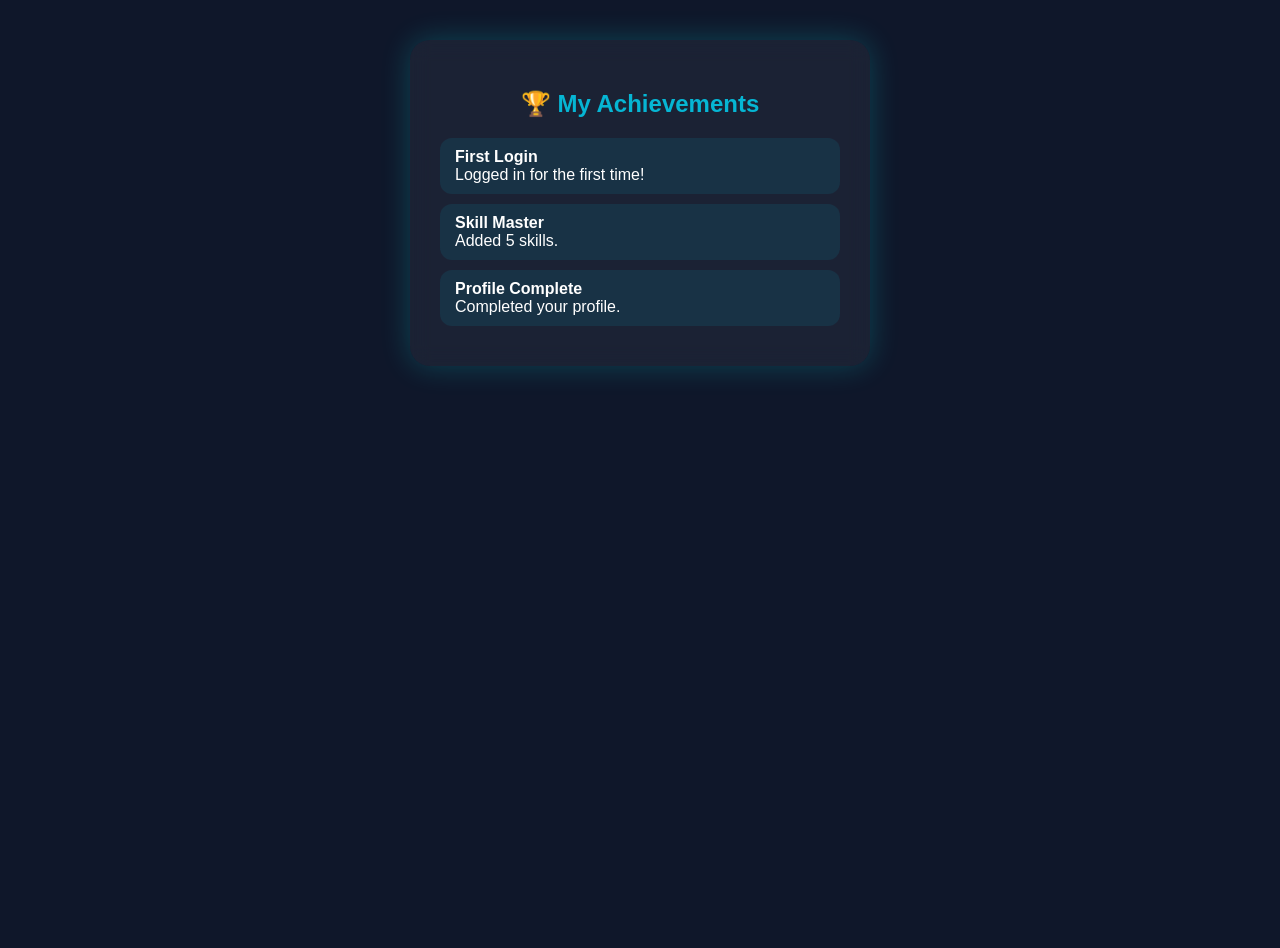
<file: achievement.html>
<!DOCTYPE html>
<html>

<head>
    <title>Achievements</title>
    <style>
        body {
            background: #0f172a;
            color: white;
            font-family: sans-serif;
            min-height: 100vh;
        }

        .card {
            background: rgba(255, 255, 255, 0.05);
            backdrop-filter: blur(10px);
            border-radius: 20px;
            max-width: 400px;
            margin: 40px auto;
            padding: 30px;
            box-shadow: 0 0 30px rgba(0, 255, 255, 0.2);
        }

        h2 {
            text-align: center;
            color: #06b6d4;
        }

        .achievement {
            background: rgba(6, 182, 212, 0.1);
            padding: 10px 15px;
            border-radius: 12px;
            margin: 10px 0;
        }
    </style>
</head>

<body>
    <div class="card">
        <h2>🏆 My Achievements</h2>
        <div id="achievements"></div>
    </div>
    <script>
        window.onload = function () {
            // Demo: static achievements
            let achievements = [
                { title: "First Login", desc: "Logged in for the first time!" },
                { title: "Skill Master", desc: "Added 5 skills." },
                { title: "Profile Complete", desc: "Completed your profile." }
            ];
            document.getElementById("achievements").innerHTML = achievements.map(a => `<div class='achievement'><b>${a.title}</b><br>${a.desc}</div>`).join("");
        };
    </script>
</body>

</html>
</file>
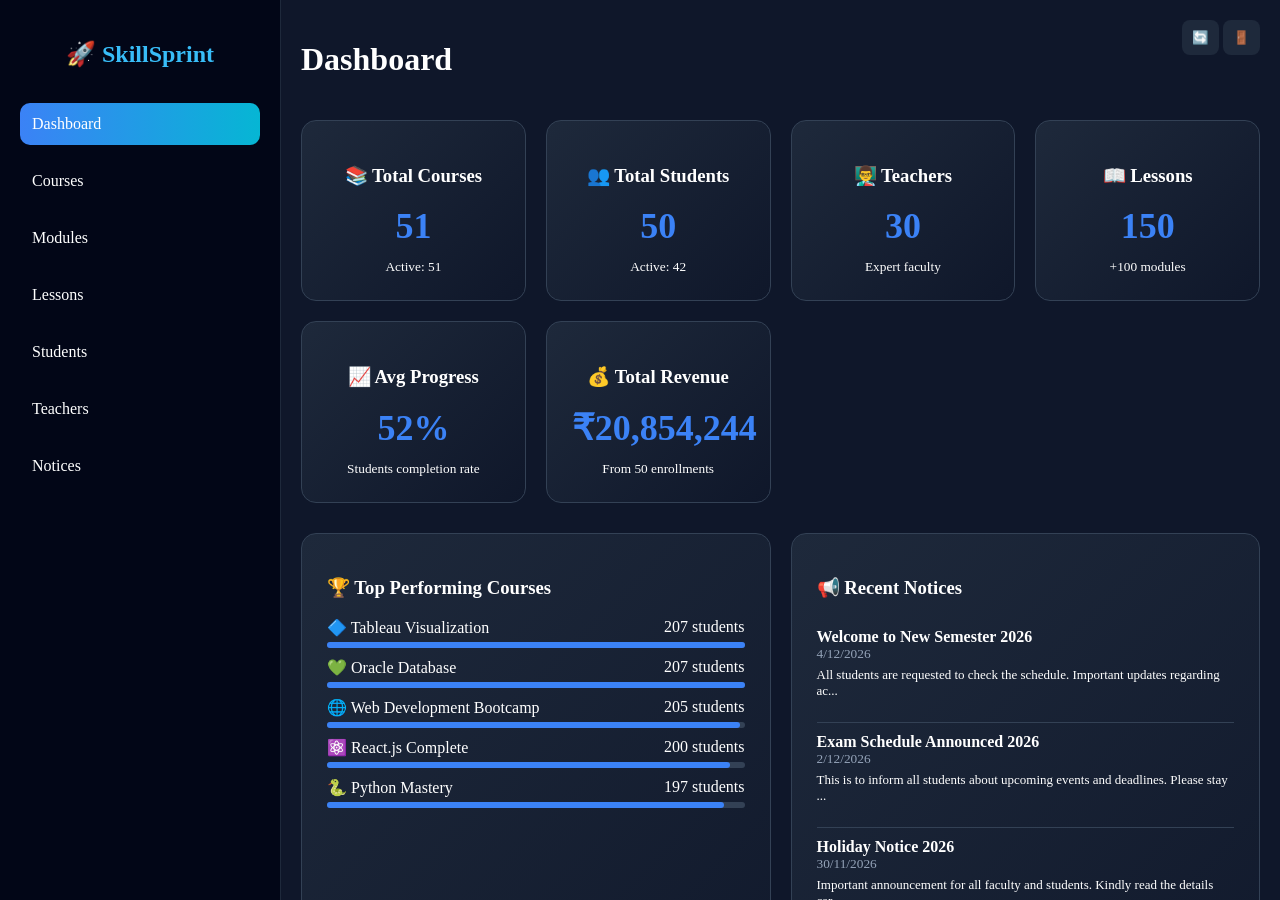
<file: admin.html>
<!DOCTYPE html>
<html lang="en">

<head>
    <meta charset="UTF-8">
    <meta name="viewport" content="width=device-width, initial-scale=1.0">
    <title> 🚀 SkillSprint.in</title>

    <link rel="stylesheet" href="admin.css">
    <link rel="stylesheet" href="https://cdnjs.cloudflare.com/ajax/libs/font-awesome/6.5.0/css/all.min.css">

</head>

<body>

    <div class="admin-container">

        <!-- SIDEBAR -->
        <div class="sidebar">
            <h2 class="logo">🚀 SkillSprint </h2>

            <a onclick="showTab('dashboard')" class="nav active">Dashboard</a>
            <a onclick="showTab('courses')" class="nav">Courses</a>
            <a onclick="showTab('modules')" class="nav">Modules</a>
            <a onclick="showTab('lessons')" class="nav">Lessons</a>
            <a onclick="showTab('students')" class="nav">Students</a>
            <a onclick="showTab('teachers')" class="nav">Teachers</a>
            <a onclick="showTab('notices')" class="nav">Notices</a>

        </div>

        <!-- MAIN -->
        <div class="main">

            <div class="topbar">
                <h1 id="pageTitle">Dashboard</h1>

                <div class="actions">
                    <button onclick="refreshPage()">🔄</button>
                    <button onclick="logout()">🚪</button>
                </div>
            </div>

            <div id="contentArea"></div>

        </div>

    </div>

    <script src="admin.js"></script>

</body>

</html>
</file>
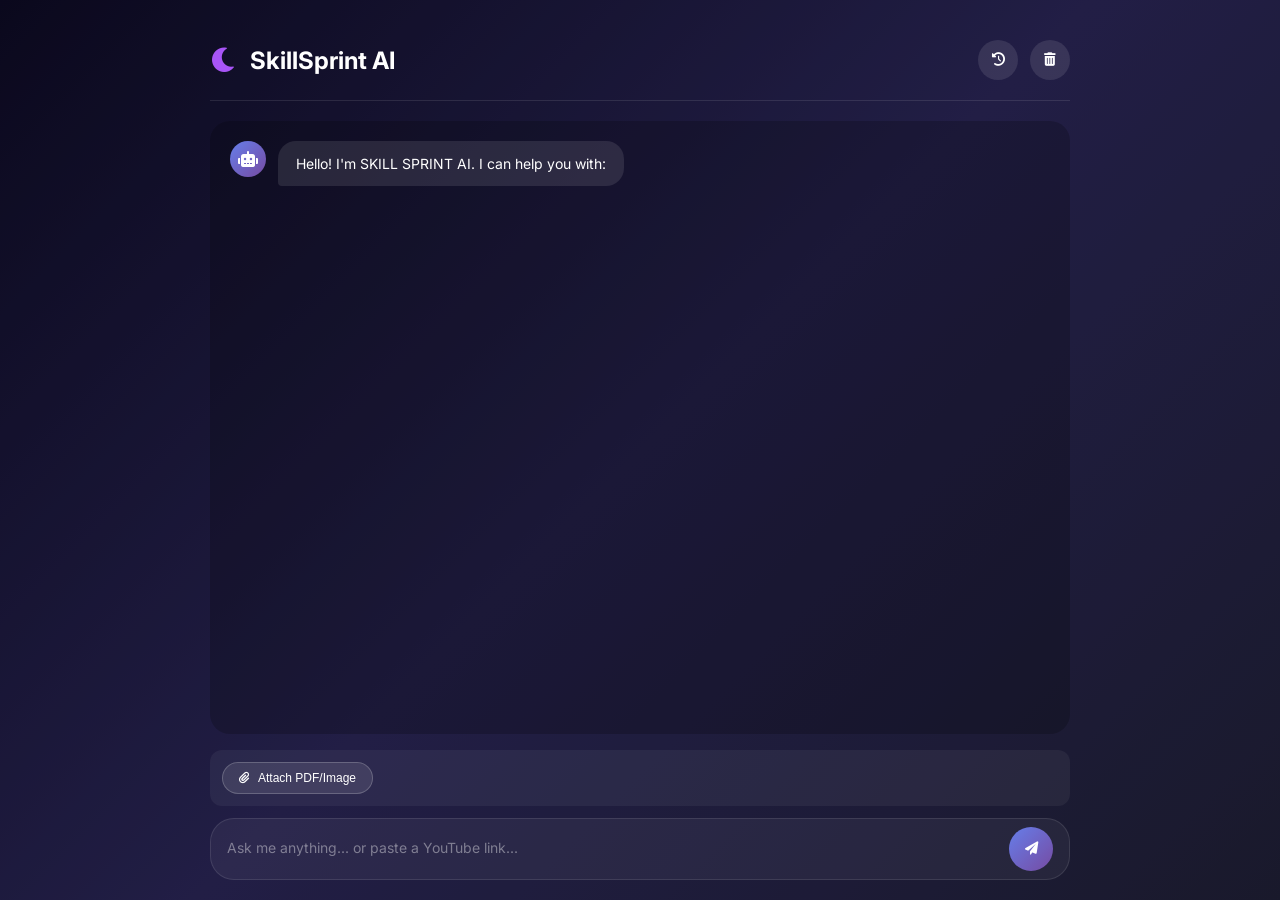
<file: AI.html>
<!DOCTYPE html>
<html lang="en">

<head>
    <meta charset="UTF-8">
    <meta name="viewport" content="width=device-width, initial-scale=1.0">
    <title> 🚀 SkillSprint AI.in</title>
    <link href="https://fonts.googleapis.com/css2?family=Inter:wght@300;400;500;600;700;800&display=swap"
        rel="stylesheet">
    <link rel="stylesheet" href="https://cdnjs.cloudflare.com/ajax/libs/font-awesome/6.0.0-beta3/css/all.min.css">
    <link rel="stylesheet" href="AI.css">
</head>

<body>

    <div class="ruixen-container">
        <div class="content-wrapper">
            <!-- Header -->
            <div class="header">
                <div class="logo">
                    <i class="fas fa-moon"></i>
                    <span>SkillSprint AI</span>
                </div>
                <div class="header-actions">
                    <button class="icon-btn" onclick="toggleChatHistory()">
                        <i class="fas fa-history"></i>
                    </button>
                    <button class="icon-btn" onclick="clearChat()">
                        <i class="fas fa-trash-alt"></i>
                    </button>
                </div>
            </div>

            <!-- Chat Messages Area -->
            <div class="chat-area" id="chatMessages">
                <div class="message ai-message">
                    <div class="message-avatar">
                        <i class="fas fa-robot"></i>
                    </div>
                    <div class="message-bubble">
                        Hello! I'm SKILL SPRINT AI. I can help you with:

                    </div>
                </div>
            </div>

            <!-- File Upload Area -->
            <div class="upload-area" id="uploadArea">
                <input type="file" id="fileUpload" accept=".pdf,image/*" style="display:none">
                <button class="upload-btn" onclick="document.getElementById('fileUpload').click()">
                    <i class="fas fa-paperclip"></i> Attach PDF/Image
                </button>
                <span class="file-name" id="fileName"></span>
            </div>

            <!-- Input Area -->
            <div class="input-area">
                <textarea id="userInput" rows="1" placeholder="Ask me anything... or paste a YouTube link..."
                    onkeypress="if(event.key==='Enter' && !event.shiftKey) { event.preventDefault(); sendMessage(); }"></textarea>
                <button id="sendBtn" onclick="sendMessage()">
                    <i class="fas fa-paper-plane"></i>
                </button>
            </div>



        </div>
    </div>
    </div>

    <!-- Chat History Modal -->
    <div class="modal" id="historyModal">
        <div class="modal-content">
            <div class="modal-header">
                <h3><i class="fas fa-history"></i> Chat History</h3>
                <button class="close-modal" onclick="closeHistoryModal()">&times;</button>
            </div>
            <div class="modal-body" id="historyList">
                <p>No history yet. Start a conversation!</p>
            </div>
        </div>
    </div>

    <script src="AI.js"></script>
</body>

</html>
</file>
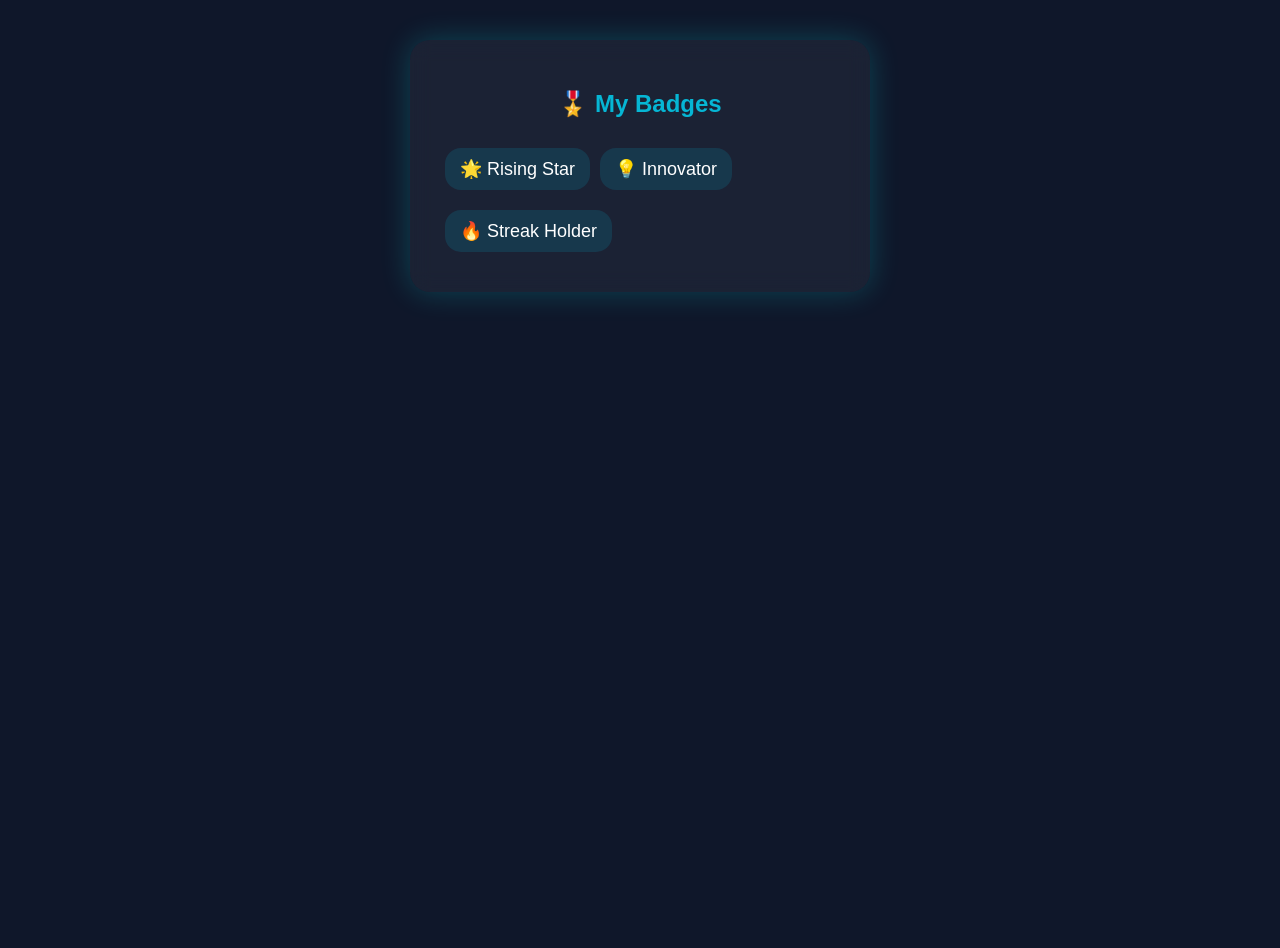
<file: badge.html>
<!DOCTYPE html>
<html>

<head>
    <title>Badges</title>
    <style>
        body {
            background: #0f172a;
            color: white;
            font-family: sans-serif;
            min-height: 100vh;
        }

        .card {
            background: rgba(255, 255, 255, 0.05);
            backdrop-filter: blur(10px);
            border-radius: 20px;
            max-width: 400px;
            margin: 40px auto;
            padding: 30px;
            box-shadow: 0 0 30px rgba(0, 255, 255, 0.2);
        }

        h2 {
            text-align: center;
            color: #06b6d4;
        }

        .badge {
            display: inline-block;
            background: rgba(6, 182, 212, 0.15);
            padding: 10px 15px;
            border-radius: 16px;
            margin: 10px 5px;
            font-size: 18px;
        }
    </style>
</head>

<body>
    <div class="card">
        <h2>🎖️ My Badges</h2>
        <div id="badges"></div>
    </div>
    <script>
        window.onload = function () {
            // Demo: static badges
            let badges = [
                { icon: "🌟", name: "Rising Star" },
                { icon: "💡", name: "Innovator" },
                { icon: "🔥", name: "Streak Holder" }
            ];
            document.getElementById("badges").innerHTML = badges.map(b => `<span class='badge'>${b.icon} ${b.name}</span>`).join("");
        };
    </script>
</body>

</html>
</file>
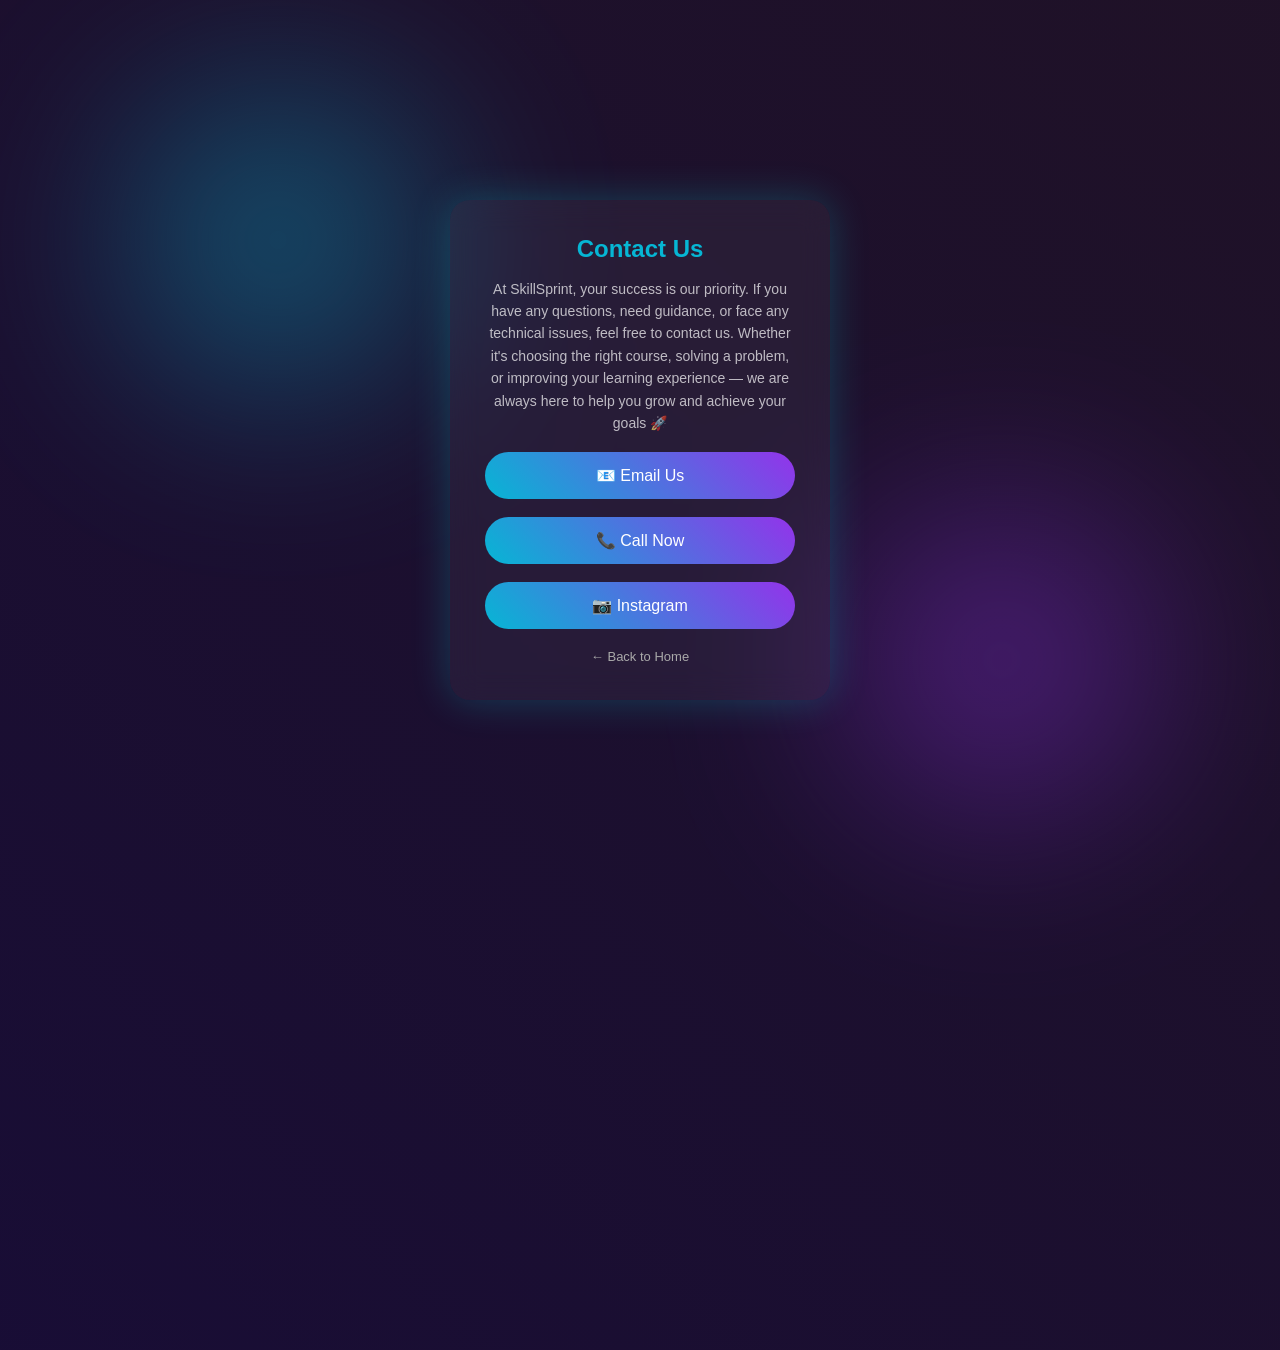
<file: contact.html>
<!DOCTYPE html>
<html lang="en">

<head>
    <meta charset="UTF-8">
    <title>Contact Us - SkillSprint</title>

    <style>
        /* RESET */
        * {
            margin: 0;
            padding: 0;
            box-sizing: border-box;
            font-family: 'Segoe UI', sans-serif;
        }

        /* 🌌 BACKGROUND */
        body {
            height: 100vh;
            display: flex;
            justify-content: center;
            align-items: center;
            background: #020617;
            overflow: hidden;
            color: white;
        }

        /* Animated Gradient */
        body::before {
            content: "";
            position: absolute;
            width: 200%;
            height: 200%;
            background: linear-gradient(45deg, #06b6d4, #9333ea, #f97316, #06b6d4);
            background-size: 400% 400%;
            animation: moveBg 12s infinite;
            opacity: 0.15;
        }

        @keyframes moveBg {
            0% {
                background-position: 0% 50%;
            }

            50% {
                background-position: 100% 50%;
            }

            100% {
                background-position: 0% 50%;
            }
        }

        /* FLOATING BLOBS */
        .blob {
            position: absolute;
            width: 300px;
            height: 300px;
            border-radius: 50%;
            filter: blur(100px);
            opacity: 0.4;
            animation: float 8s infinite ease-in-out;
        }

        .blob1 {
            background: #06b6d4;
            top: 10%;
            left: 10%;
        }

        .blob2 {
            background: #9333ea;
            bottom: 10%;
            right: 10%;
            animation-delay: 2s;
        }

        @keyframes float {

            0%,
            100% {
                transform: translateY(0);
            }

            50% {
                transform: translateY(-40px);
            }
        }

        /* 💎 CARD */
        .card {
            position: relative;
            z-index: 10;
            width: 380px;
            padding: 35px;
            border-radius: 20px;
            background: rgba(255, 255, 255, 0.05);
            backdrop-filter: blur(15px);
            text-align: center;
            box-shadow: 0 0 40px rgba(0, 255, 255, 0.2);
            animation: fadeIn 1s ease;
        }

        @keyframes fadeIn {
            from {
                opacity: 0;
                transform: translateY(30px);
            }

            to {
                opacity: 1;
                transform: translateY(0);
            }
        }

        .card h2 {
            color: #06b6d4;
            margin-bottom: 15px;
        }

        .card p {
            font-size: 14px;
            opacity: 0.7;
            line-height: 1.6;
        }

        /* 🚀 BUTTONS */
        .btn {
            display: flex;
            align-items: center;
            justify-content: center;
            gap: 10px;
            margin-top: 18px;
            padding: 14px;
            border-radius: 30px;
            text-decoration: none;
            color: white;
            font-weight: 500;
            background: linear-gradient(45deg, #06b6d4, #9333ea);
            transition: 0.4s;
            position: relative;
            overflow: hidden;
        }

        /* Glow effect */
        .btn::before {
            content: "";
            position: absolute;
            width: 100%;
            height: 100%;
            background: linear-gradient(45deg, #06b6d4, #f97316);
            opacity: 0;
            transition: 0.4s;
        }

        .btn:hover::before {
            opacity: 0.3;
        }

        .btn:hover {
            transform: scale(1.08);
            box-shadow: 0 0 25px #06b6d4;
        }

        /* ICON STYLE */
        .icon {
            font-size: 18px;
        }

        /* BACK BUTTON */
        .back {
            margin-top: 20px;
            display: inline-block;
            color: #aaa;
            text-decoration: none;
            font-size: 13px;
        }

        .back:hover {
            color: #06b6d4;
        }
    </style>
</head>

<body>

    <!-- 🌌 BACKGROUND BLOBS -->
    <div class="blob blob1"></div>
    <div class="blob blob2"></div>

    <!-- 💎 CARD -->
    <div class="card">

        <h2>Contact Us</h2>

        <p>
            At SkillSprint, your success is our priority. If you have any questions, need guidance,
            or face any technical issues, feel free to contact us. Whether it's choosing the right
            course, solving a problem, or improving your learning experience — we are always here
            to help you grow and achieve your goals 🚀
        </p>

        <!-- BUTTONS -->
        <a href="mailto:divyanshu1352@gmail.com" class="btn">
            📧 Email Us
        </a>

        <a href="tel:8303215545" class="btn">
            📞 Call Now
        </a>

        <a href="https://instagram.com/whynot.rajj_" target="_blank" class="btn">
            📷 Instagram
        </a>

        <a href="index.html" class="back">← Back to Home</a>

    </div>

</body>

</html>
</file>
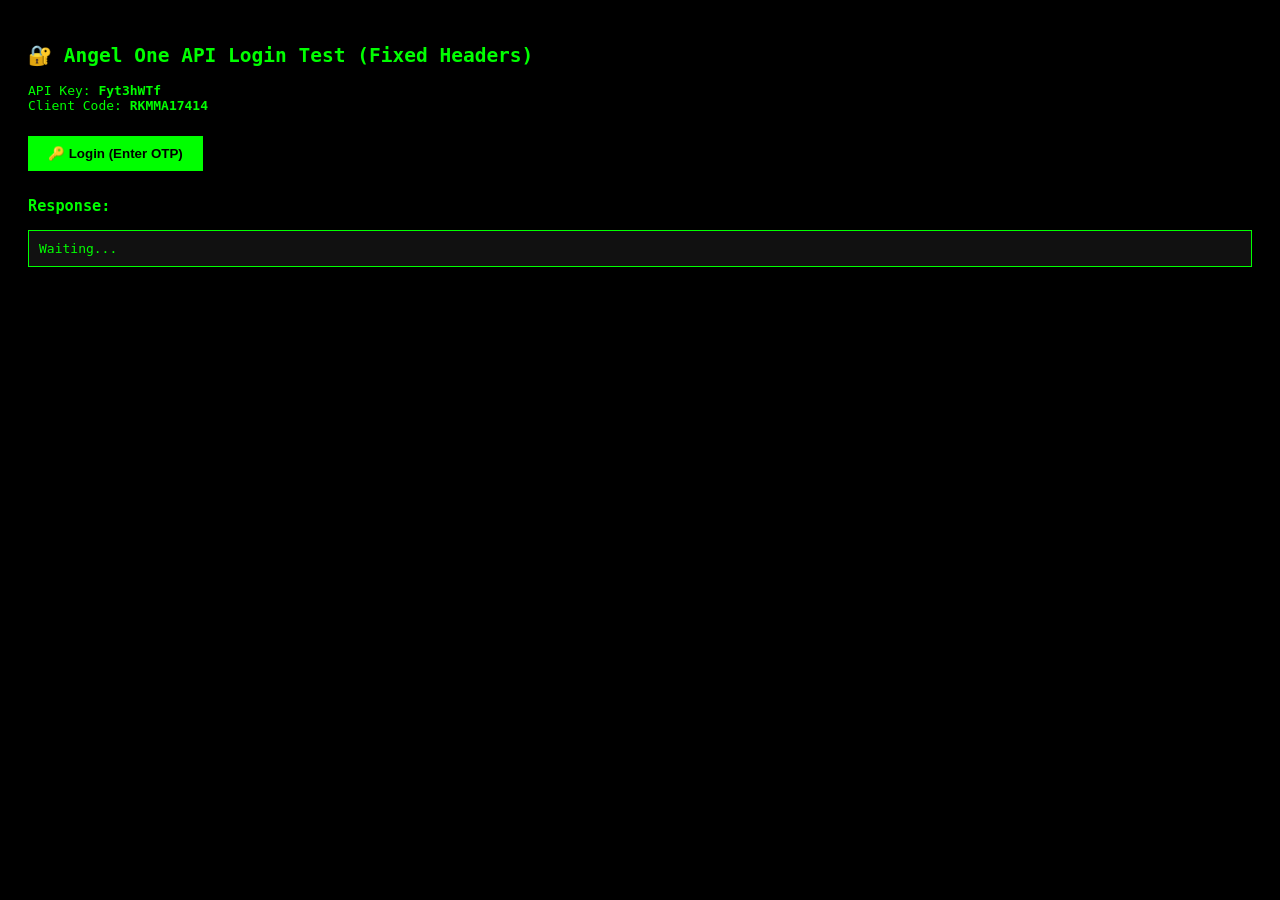
<file: courses.html>
<!DOCTYPE html>
<html>

<head>
    <title>Angel One Login Test - Fixed</title>
    <style>
        body {
            background: #000;
            color: #0f0;
            font-family: monospace;
            padding: 20px;
        }

        button {
            background: #0f0;
            color: #000;
            padding: 10px 20px;
            border: none;
            cursor: pointer;
            font-weight: bold;
            margin: 10px 0;
        }

        pre {
            background: #111;
            padding: 10px;
            border: 1px solid #0f0;
            overflow: auto;
            white-space: pre-wrap;
        }

        .success {
            color: #0f0;
        }

        .error {
            color: #f00;
        }
    </style>
</head>

<body>
    <h2>🔐 Angel One API Login Test (Fixed Headers)</h2>
    <p>API Key: <strong>Fyt3hWTf</strong><br>Client Code: <strong>RKMMA17414</strong></p>

    <button id="loginBtn">🔑 Login (Enter OTP)</button>

    <h3>Response:</h3>
    <pre id="output">Waiting...</pre>

    <script>
        const API_KEY = "Fyt3hWTf";
        const CLIENT_CODE = "RKMMA17414";
        const PASSWORD = "694202";

        document.getElementById('loginBtn').onclick = async () => {
            const otp = prompt("📱 Enter 6-digit OTP from Angel One app/SMS:");
            if (!otp || otp.length !== 6) {
                document.getElementById('output').innerHTML = '<span class="error">❌ OTP required (6 digits)</span>';
                return;
            }

            document.getElementById('output').innerHTML = "⏳ Logging in...";

            try {
                const response = await fetch('https://apiconnect.angelone.in/rest/auth/angelbroking/user/v1/loginByPassword', {
                    method: 'POST',
                    headers: {
                        'Content-Type': 'application/json',
                        'Accept': 'application/json',
                        'X-SourceID': 'WEB',      // ✅ Required header
                        'X-ClientLocalIP': '127.0.0.1',
                        'X-ClientPublicIP': '127.0.0.1',
                        'X-MACAddress': '00:00:00:00:00:00',
                        'X-PrivateKey': API_KEY
                    },
                    body: JSON.stringify({
                        clientcode: CLIENT_CODE,
                        password: PASSWORD,
                        totp: otp,
                        apikey: API_KEY
                    })
                });

                const data = await response.json();
                document.getElementById('output').innerHTML = JSON.stringify(data, null, 2);

                if (data.status && data.data) {
                    console.log("✅ Login Success!");
                    console.log("JWT Token:", data.data.jwtToken);
                    console.log("Feed Token:", data.data.feedToken);
                    document.getElementById('output').innerHTML += '\n\n✅ SUCCESS! Token received.';
                } else {
                    document.getElementById('output').innerHTML += '\n\n❌ FAILED: ' + (data.message || 'Unknown error');
                }
            } catch (err) {
                document.getElementById('output').innerHTML = '<span class="error">❌ Error: ' + err.message + '</span>';
            }
        };
    </script>
</body>

</html>
</file>
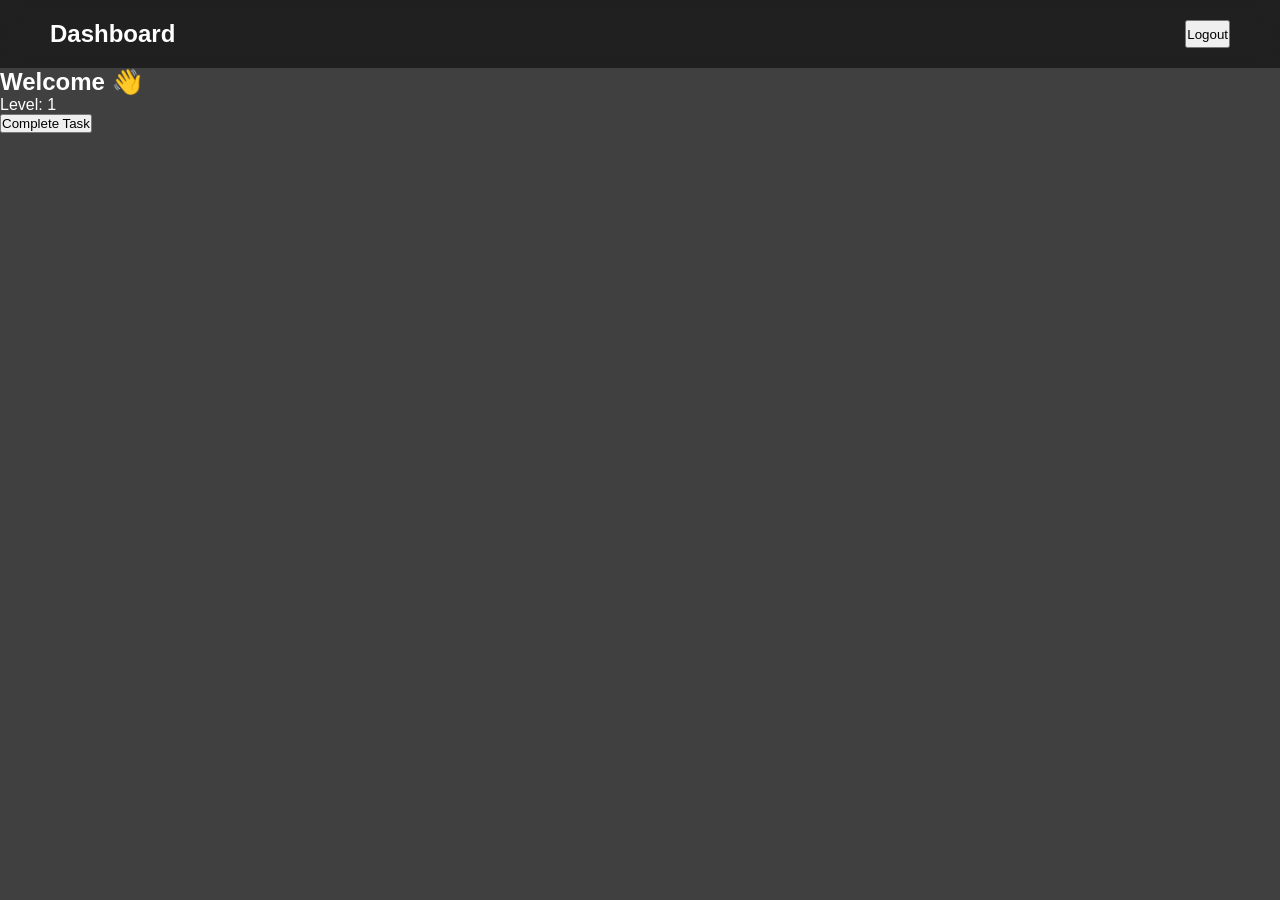
<file: dashboard.html>
<!DOCTYPE html>
<html>

<head>
    <title>Dashboard</title>
    <link rel="stylesheet" href="style.css">
</head>

<body>
    <nav>
        <h2>Dashboard</h2>
        <button onclick="logout()">Logout</button>
    </nav>
    <div class="container">
        <h2>Welcome <span id="user"></span> 👋</h2>
        <p>Level: <span id="level">1</span></p>
        <div class="progress">
            <div id="bar"></div>
        </div>
        <button onclick="completeTask()">Complete Task</button>
    </div>
    <script src="script.js"></script>
</body>

</html>
</file>
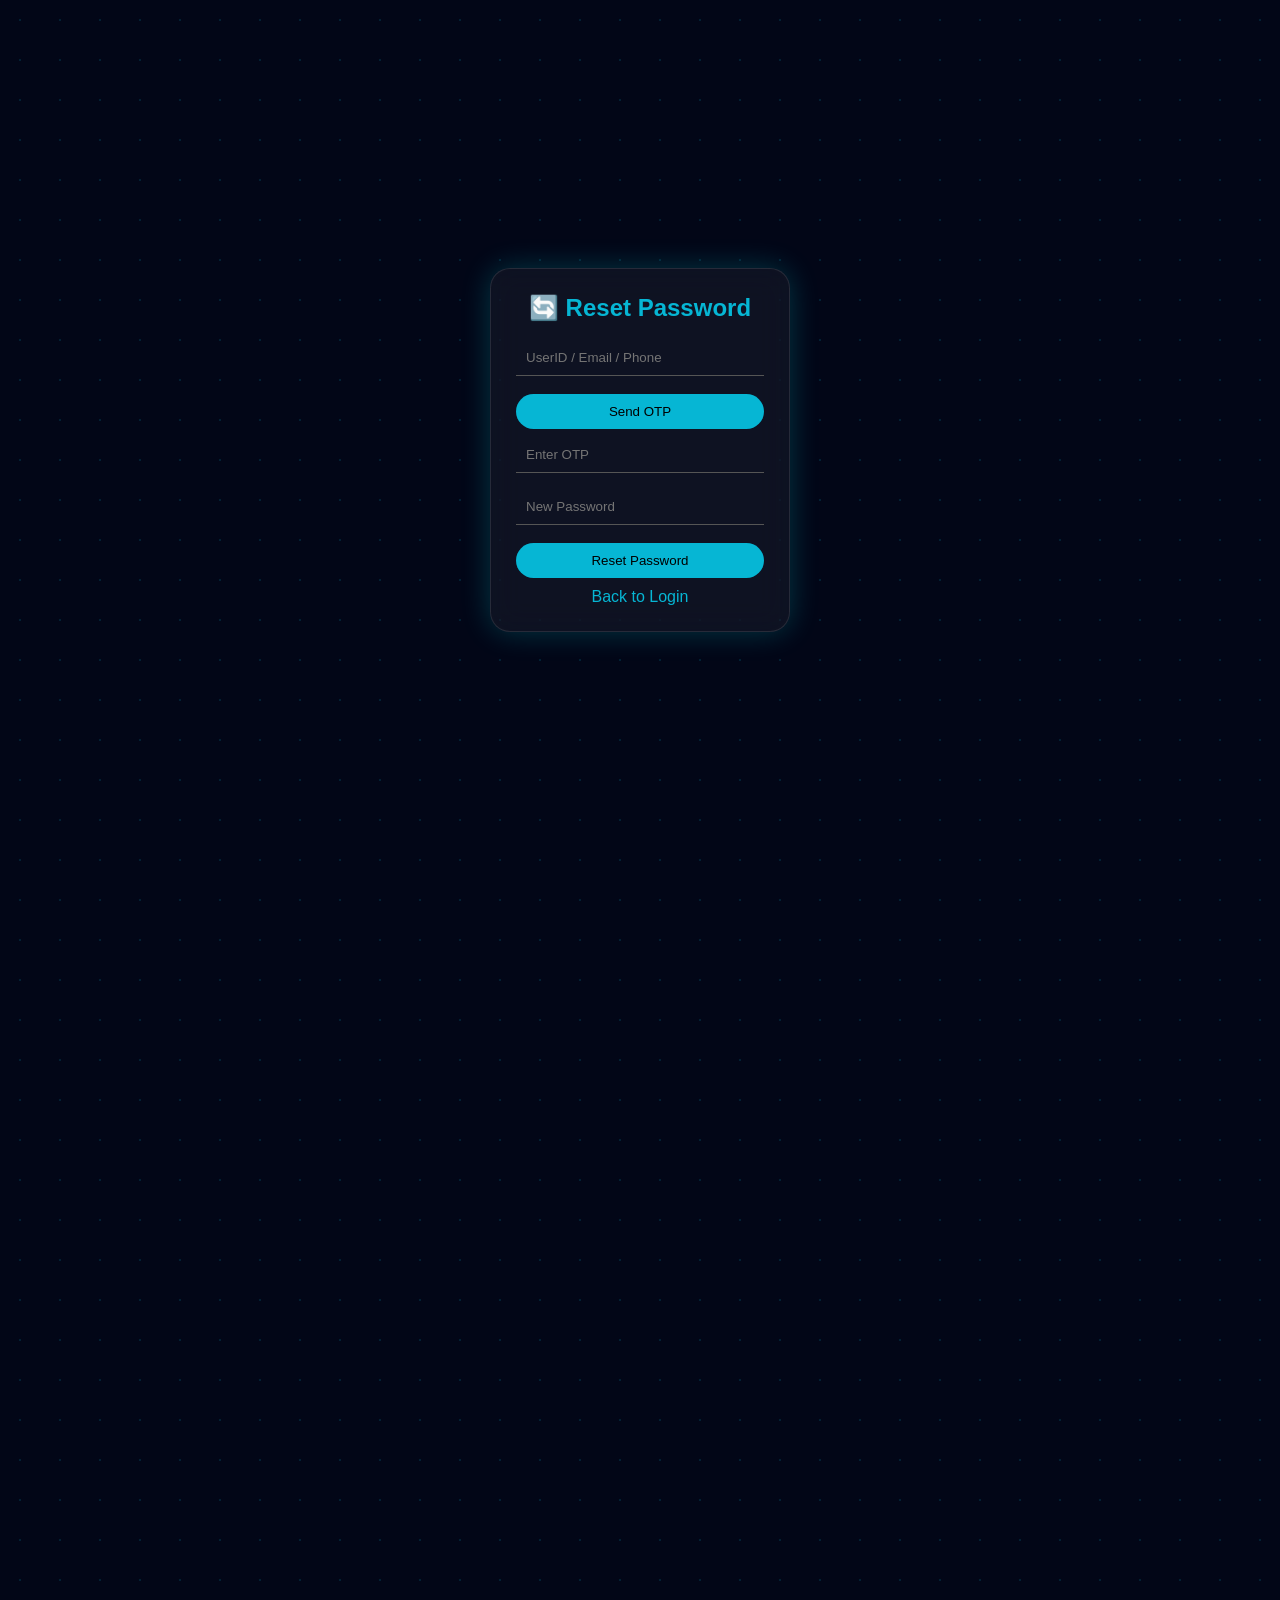
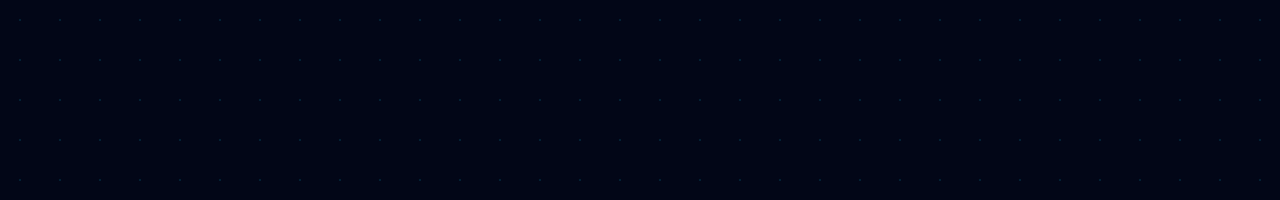
<file: forgot.pass.html>
<!DOCTYPE html>
<html>

<head>
    <title>Reset Password</title>

    <style>
        * {
            margin: 0;
            padding: 0;
            box-sizing: border-box;
            font-family: sans-serif;
        }

        body {
            height: 100vh;
            background: #020617;
            overflow: hidden;
        }

        /* Glow animation */
        body::before {
            content: "";
            position: absolute;
            width: 200%;
            height: 200%;
            background: radial-gradient(circle, #06b6d4 1px, transparent 1px);
            background-size: 40px 40px;
            animation: move 15s linear infinite;
            opacity: 0.15;
        }

        @keyframes move {
            from {
                transform: translate(0, 0);
            }

            to {
                transform: translate(-150px, -150px);
            }
        }

        /* Card */
        .card {
            position: absolute;
            top: 50%;
            left: 50%;
            transform: translate(-50%, -50%);
            width: 300px;
            padding: 25px;
            border-radius: 20px;
            backdrop-filter: blur(15px);
            background: rgba(255, 255, 255, 0.05);
            border: 1px solid rgba(255, 255, 255, 0.1);
            box-shadow: 0 0 30px rgba(0, 255, 255, 0.2);
            color: white;
        }

        h2 {
            text-align: center;
            color: #06b6d4;
            margin-bottom: 10px;
        }

        input {
            width: 100%;
            margin: 8px 0;
            padding: 10px;
            border: none;
            border-bottom: 1px solid #555;
            background: transparent;
            color: white;
        }

        button {
            width: 100%;
            padding: 10px;
            margin-top: 10px;
            border: none;
            border-radius: 25px;
            background: #06b6d4;
            color: black;
            cursor: pointer;
        }

        button:hover {
            box-shadow: 0 0 15px #06b6d4;
        }

        a {
            color: #06b6d4;
            text-decoration: none;
        }
    </style>
</head>

<body>

    <div class="card">
        <h2>🔄 Reset Password</h2>

        <input id="user" placeholder="UserID / Email / Phone">

        <button onclick="sendOTP()">Send OTP</button>

        <input id="otp" placeholder="Enter OTP">
        <input id="newpass" placeholder="New Password">

        <button onclick="reset()">Reset Password</button>

        <p style="text-align:center;margin-top:10px;">
            <a href="login.html">Back to Login</a>
        </p>
    </div>

    <script>
        // sendOTP and reset now in auth.js
    </script>

</body>

</html>
</file>
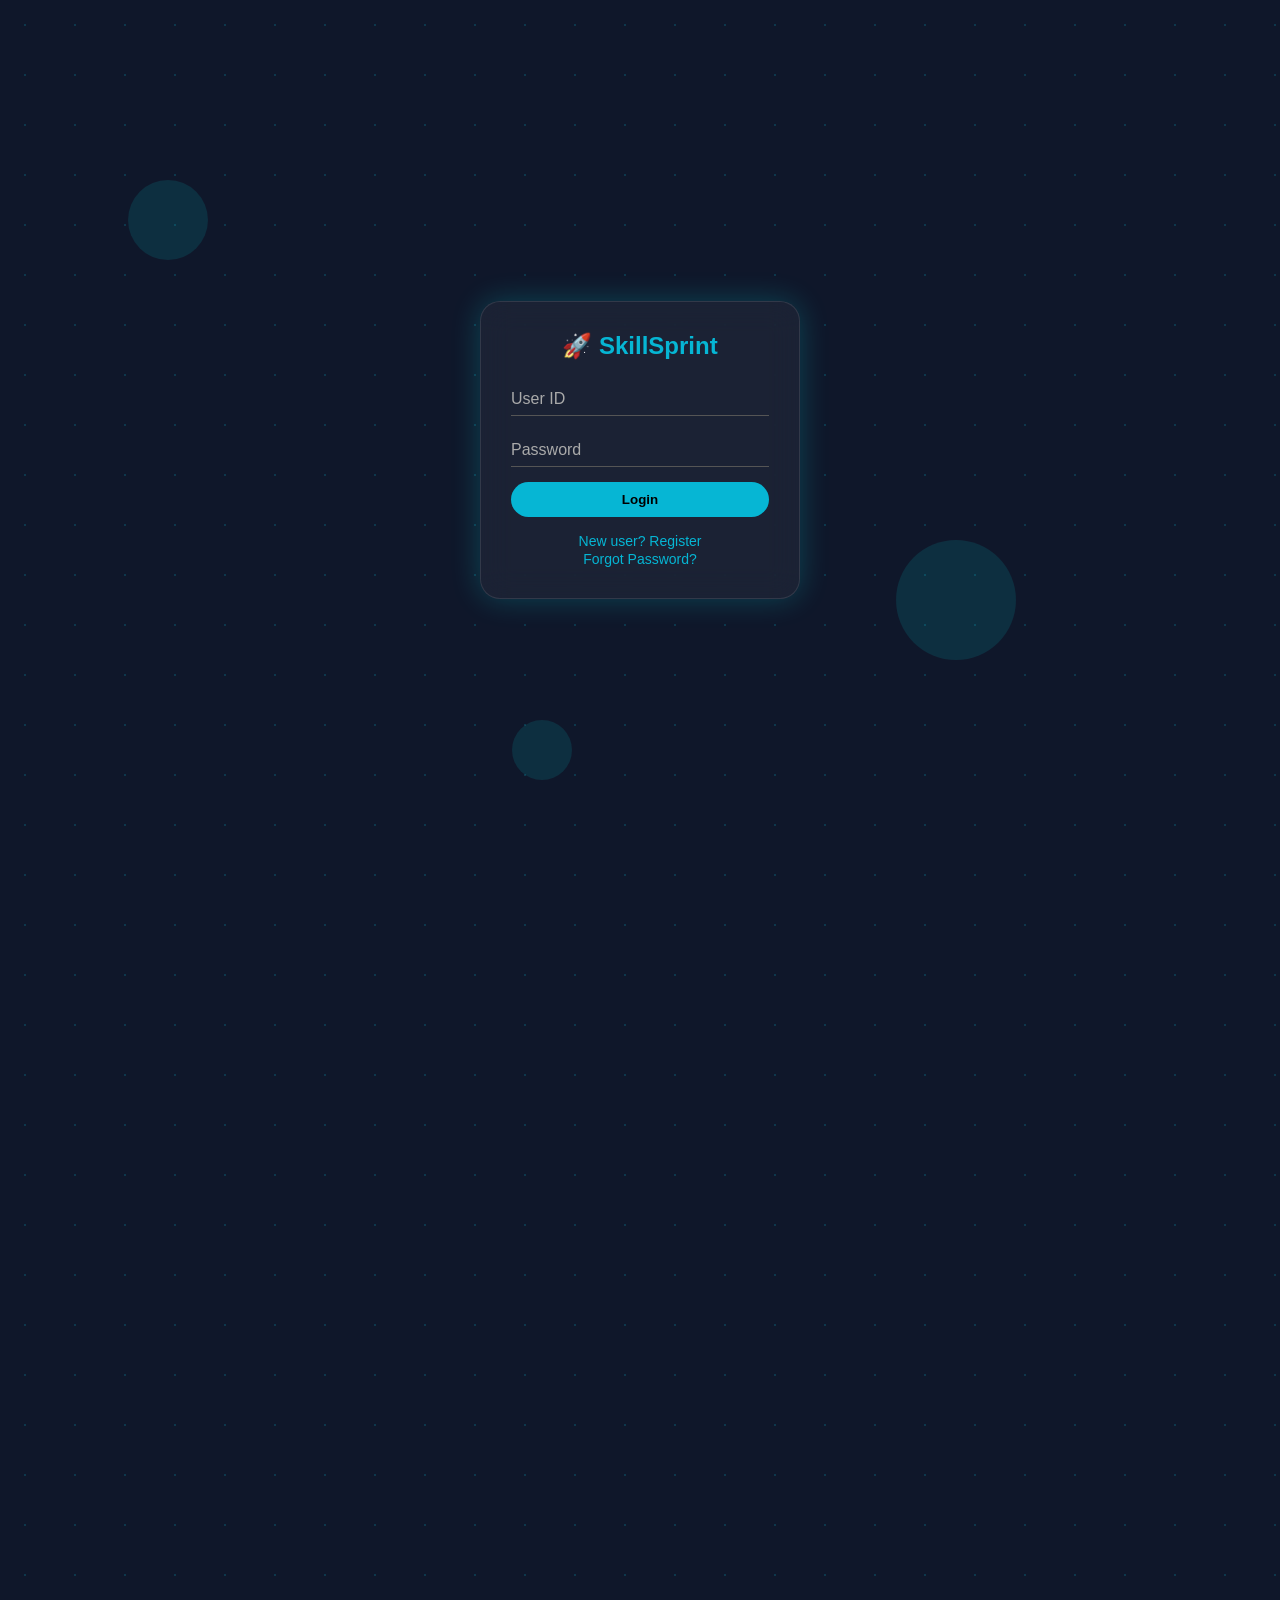
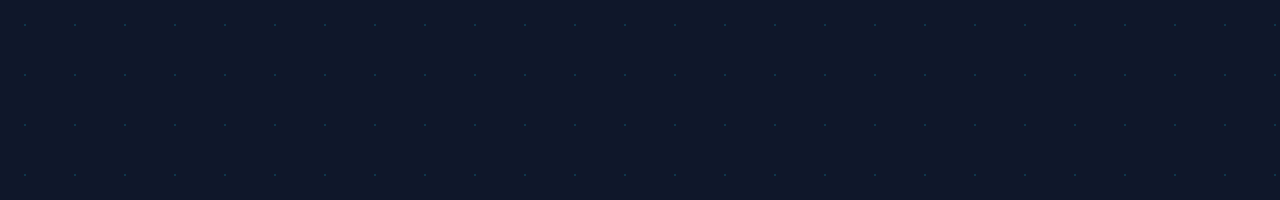
<file: login.html>
<!DOCTYPE html>
<html lang="en">

<head>
    <meta charset="UTF-8">
    <title>SkillSprint Login</title>

    <style>
        * {
            margin: 0;
            padding: 0;
            box-sizing: border-box;
            font-family: 'Segoe UI', sans-serif;
        }

        body {
            height: 100vh;
            background: #0f172a;
            overflow: hidden;
        }

        /* 🌌 Animated Background */
        body::before {
            content: "";
            position: absolute;
            width: 200%;
            height: 200%;
            background: radial-gradient(circle, #06b6d4 1px, transparent 1px);
            background-size: 50px 50px;
            animation: moveBg 20s linear infinite;
            opacity: 0.2;
        }

        @keyframes moveBg {
            from {
                transform: translate(0, 0);
            }

            to {
                transform: translate(-200px, -200px);
            }
        }

        /* ✨ Floating circles */
        .circle {
            position: absolute;
            border-radius: 50%;
            background: rgba(0, 255, 255, 0.1);
            animation: float 10s infinite linear;
        }

        .circle:nth-child(1) {
            width: 80px;
            height: 80px;
            left: 10%;
            top: 20%;
        }

        .circle:nth-child(2) {
            width: 120px;
            height: 120px;
            left: 70%;
            top: 60%;
        }

        .circle:nth-child(3) {
            width: 60px;
            height: 60px;
            left: 40%;
            top: 80%;
        }

        @keyframes float {
            0% {
                transform: translateY(0);
            }

            50% {
                transform: translateY(-50px);
            }

            100% {
                transform: translateY(0);
            }
        }

        /* 💎 Glass Card */
        .card {
            position: absolute;
            top: 50%;
            left: 50%;
            transform: translate(-50%, -50%);
            width: 320px;
            padding: 30px;
            border-radius: 20px;
            backdrop-filter: blur(15px);
            background: rgba(255, 255, 255, 0.05);
            border: 1px solid rgba(255, 255, 255, 0.1);
            box-shadow: 0 0 30px rgba(0, 255, 255, 0.2);
            color: white;
            animation: fadeIn 1s ease;
        }

        @keyframes fadeIn {
            from {
                opacity: 0;
                transform: translate(-50%, -40%);
            }

            to {
                opacity: 1;
                transform: translate(-50%, -50%);
            }
        }

        h2 {
            text-align: center;
            margin-bottom: 20px;
            color: #06b6d4;
        }

        /* Inputs */
        .input-box {
            position: relative;
            margin: 15px 0;
        }

        .input-box input {
            width: 100%;
            padding: 10px;
            background: transparent;
            border: none;
            border-bottom: 1px solid #555;
            color: white;
            outline: none;
        }

        .input-box label {
            position: absolute;
            left: 0;
            top: 10px;
            color: #aaa;
            transition: 0.3s;
        }

        .input-box input:focus+label,
        .input-box input:valid+label {
            top: -10px;
            font-size: 12px;
            color: #06b6d4;
        }

        /* Button */
        button {
            width: 100%;
            padding: 10px;
            background: #06b6d4;
            border: none;
            border-radius: 25px;
            color: black;
            font-weight: bold;
            cursor: pointer;
            transition: 0.3s;
        }

        button:hover {
            box-shadow: 0 0 20px #06b6d4;
            transform: scale(1.05);
        }

        /* Links */
        .links {
            text-align: center;
            margin-top: 15px;
        }

        .links a {
            color: #06b6d4;
            text-decoration: none;
            font-size: 14px;
        }

        .links a:hover {
            text-shadow: 0 0 10px #06b6d4;
        }
    </style>
</head>

<body>

    <div class="circle"></div>
    <div class="circle"></div>
    <div class="circle"></div>

    <div class="card">
        <h2>🚀 SkillSprint</h2>

        <div class="input-box">
            <input type="text" id="user" required>
            <label>User ID</label>
        </div>

        <div class="input-box">
            <input type="password" id="pass" required>
            <label>Password</label>
        </div>

        <button onclick="login()">Login</button>

        <div class="links">
            <p><a href="register.html">New user? Register</a></p>
            <p><a href="forgot.pass.html">Forgot Password?</a></p>
        </div>
    </div>

    <script>
        // login now in auth.js
    </script>

</body>

</html>
</file>
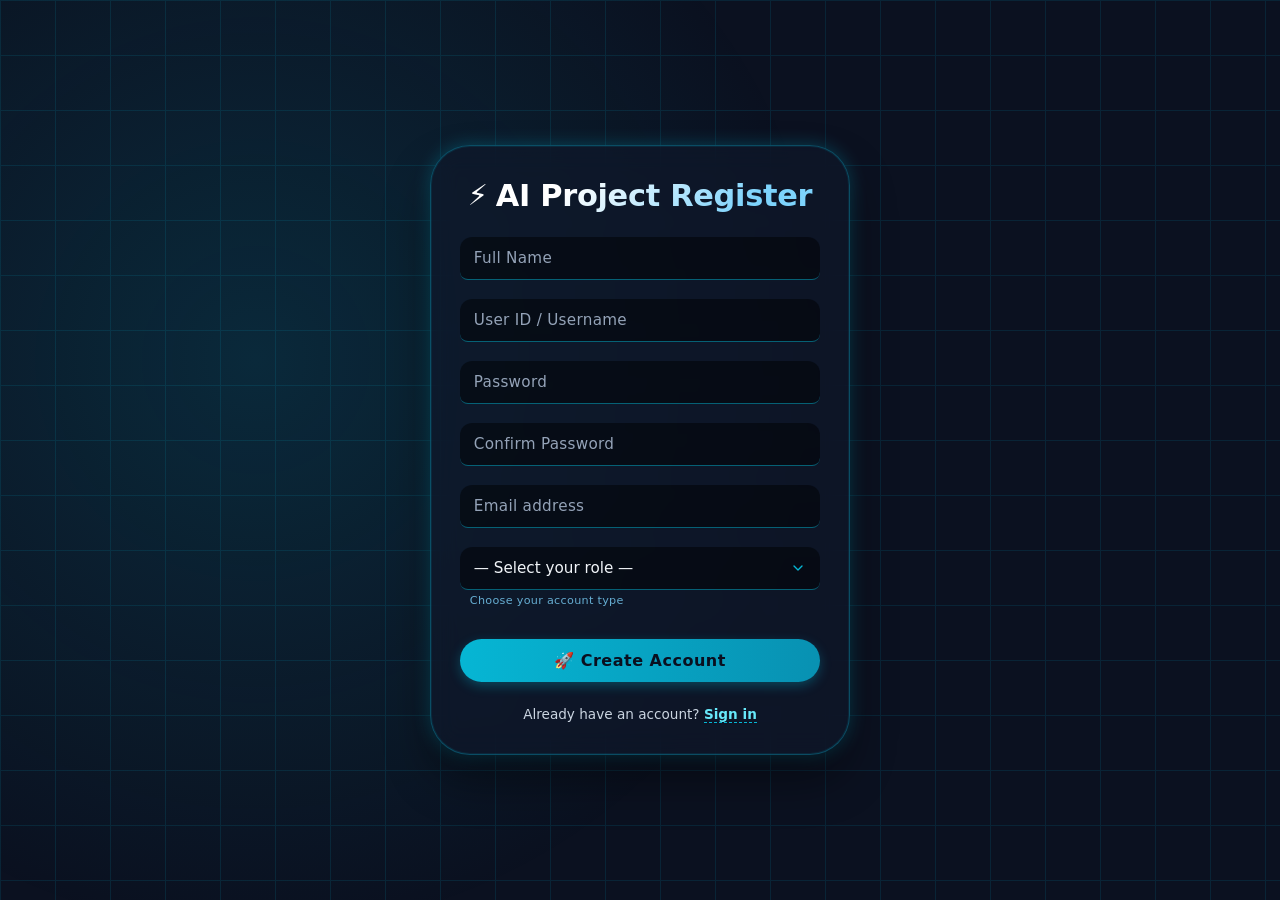
<file: register.html>
<!DOCTYPE html>
<html lang="en">

<head>
    <meta charset="UTF-8">
    <meta name="viewport" content="width=device-width, initial-scale=1.0, user-scalable=no">
    <title>Register | AI Project</title>
    <style>
        * {
            margin: 0;
            padding: 0;
            box-sizing: border-box;
            font-family: 'Segoe UI', 'Poppins', system-ui, -apple-system, 'Inter', sans-serif;
        }

        body {
            min-height: 100vh;
            background: #0b1120;
            display: flex;
            align-items: center;
            justify-content: center;
            position: relative;
            overflow-x: hidden;
            padding: 1.5rem;
        }

        body::before {
            content: "";
            position: fixed;
            inset: 0;
            background-image:
                linear-gradient(#06b6d4 1px, transparent 1px),
                linear-gradient(90deg, #06b6d4 1px, transparent 1px);
            background-size: 55px 55px;
            opacity: 0.12;
            pointer-events: none;
            animation: driftGrid 24s linear infinite;
            z-index: 0;
        }

        @keyframes driftGrid {
            0% {
                transform: translate(0, 0);
            }

            100% {
                transform: translate(55px, 55px);
            }
        }

        body::after {
            content: "";
            position: fixed;
            width: 100%;
            height: 100%;
            background: radial-gradient(circle at 20% 40%, rgba(6, 182, 212, 0.15) 0%, transparent 50%);
            pointer-events: none;
            z-index: 0;
        }

        .card {
            position: relative;
            width: 100%;
            max-width: 420px;
            padding: 2rem 1.8rem 2rem 1.8rem;
            border-radius: 2.5rem;
            background: rgba(15, 23, 42, 0.7);
            backdrop-filter: blur(14px);
            border: 1px solid rgba(6, 182, 212, 0.35);
            box-shadow: 0 25px 45px rgba(0, 0, 0, 0.4), 0 0 0 1px rgba(6, 182, 212, 0.1) inset, 0 0 18px rgba(6, 182, 212, 0.3);
            transition: all 0.25s ease;
            z-index: 2;
        }

        .card:hover {
            border-color: rgba(6, 182, 212, 0.7);
            box-shadow: 0 30px 50px rgba(0, 0, 0, 0.5), 0 0 22px rgba(6, 182, 212, 0.4);
        }

        h2 {
            text-align: center;
            font-weight: 700;
            font-size: 1.9rem;
            letter-spacing: -0.3px;
            background: linear-gradient(135deg, #ffffff 30%, #7dd3fc 80%);
            background-clip: text;
            -webkit-background-clip: text;
            color: transparent;
            margin-bottom: 1.5rem;
            display: flex;
            align-items: center;
            justify-content: center;
            gap: 8px;
        }

        h2 span {
            font-size: 1.8rem;
        }

        .input-group {
            margin-bottom: 1.2rem;
        }

        input,
        select {
            width: 100%;
            padding: 12px 14px;
            background: rgba(0, 0, 0, 0.45);
            border: none;
            border-bottom: 1.5px solid rgba(6, 182, 212, 0.5);
            color: #f1f5f9;
            font-size: 0.95rem;
            transition: all 0.2s;
            border-radius: 12px 12px 8px 8px;
            outline: none;
        }

        select {
            cursor: pointer;
            appearance: none;
            background-image: url("data:image/svg+xml;utf8,<svg xmlns='http://www.w3.org/2000/svg' width='16' height='16' viewBox='0 0 24 24' fill='none' stroke='%2306b6d4' stroke-width='2' stroke-linecap='round' stroke-linejoin='round'><polyline points='6 9 12 15 18 9'></polyline></svg>");
            background-repeat: no-repeat;
            background-position: right 14px center;
            background-size: 16px;
        }

        input:focus,
        select:focus {
            border-bottom-color: #06b6d4;
            background: rgba(6, 182, 212, 0.12);
            box-shadow: 0 4px 12px rgba(6, 182, 212, 0.2);
        }

        input::placeholder {
            color: #94a3b8;
            font-weight: 400;
            letter-spacing: 0.3px;
        }

        .role-hint {
            font-size: 0.7rem;
            color: #7dd3fc;
            margin-top: 4px;
            margin-left: 10px;
            opacity: 0.8;
            letter-spacing: 0.3px;
        }

        button {
            width: 100%;
            padding: 12px;
            margin-top: 0.8rem;
            border: none;
            border-radius: 40px;
            background: linear-gradient(95deg, #06b6d4, #0891b2);
            color: #0a0f1f;
            font-weight: 700;
            font-size: 1rem;
            cursor: pointer;
            transition: all 0.2s ease;
            letter-spacing: 0.5px;
            box-shadow: 0 4px 12px rgba(6, 182, 212, 0.3);
        }

        button:hover {
            transform: translateY(-2px);
            background: linear-gradient(95deg, #22d3ee, #0e7b9e);
            box-shadow: 0 8px 20px rgba(6, 182, 212, 0.5);
        }

        button:active {
            transform: translateY(1px);
        }

        .login-redirect {
            text-align: center;
            margin-top: 1.5rem;
            font-size: 0.85rem;
            color: #cbd5e1;
        }

        .login-redirect a {
            color: #67e8f9;
            text-decoration: none;
            font-weight: 600;
            border-bottom: 1px dashed #06b6d4;
            transition: 0.2s;
        }

        .login-redirect a:hover {
            color: #ffffff;
            border-bottom-style: solid;
        }

        .loading-txt {
            display: none;
            text-align: center;
            margin-top: 12px;
            font-size: 0.75rem;
            color: #7dd3fc;
        }

        .success-msg {
            display: none;
            text-align: center;
            margin-top: 12px;
            font-size: 0.8rem;
            color: #22c55e;
            background: rgba(34, 197, 94, 0.1);
            padding: 8px;
            border-radius: 8px;
        }

        .error-msg {
            display: none;
            text-align: center;
            margin-top: 12px;
            font-size: 0.8rem;
            color: #ef4444;
            background: rgba(239, 68, 68, 0.1);
            padding: 8px;
            border-radius: 8px;
        }

        @media (max-width: 450px) {
            .card {
                padding: 1.6rem;
                max-width: 100%;
            }

            h2 {
                font-size: 1.6rem;
            }
        }
    </style>
</head>

<body>

    <div class="card">
        <h2>
            <span>⚡</span> AI Project Register
        </h2>

        <div class="input-group">
            <input type="text" id="name" placeholder="Full Name" autocomplete="name">
        </div>
        <div class="input-group">
            <input type="text" id="id" placeholder="User ID / Username" autocomplete="username">
        </div>
        <div class="input-group">
            <input type="password" id="pass" placeholder="Password" autocomplete="new-password">
        </div>
        <div class="input-group">
            <input type="password" id="cpass" placeholder="Confirm Password" autocomplete="off">
        </div>

        <div class="input-group">
            <input type="email" id="email" placeholder="Email address" autocomplete="email">
        </div>

        <div class="input-group">
            <select id="roleSelect">
                <option value="" disabled selected>— Select your role —</option>
                <option value="Student">🎓 Student</option>
                <option value="Teacher">📚 Teacher</option>
                <option value="Admin">⚙️ Admin</option>
            </select>
            <div class="role-hint">Choose your account type</div>
        </div>

        <button id="registerBtn" onclick="register()">🚀 Create Account</button>

        <div class="login-redirect">
            Already have an account? <a href="login.html">Sign in</a>
        </div>

        <div id="loaderMsg" class="loading-txt"></div>
        <div id="successMsg" class="success-msg"></div>
        <div id="errorMsg" class="error-msg"></div>
    </div>

    <script>
        // Complete Registration Function
        async function register() {
            // Hide previous messages
            document.getElementById("successMsg").style.display = "none";
            document.getElementById("errorMsg").style.display = "none";

            // Get all field values
            let name = document.getElementById("name").value.trim();
            let userId = document.getElementById("id").value.trim();
            let pass = document.getElementById("pass").value;
            let cpass = document.getElementById("cpass").value;
            let email = document.getElementById("email").value.trim();
            let selectedRole = document.getElementById("roleSelect").value;

            // Validation
            if (!name || !userId || !pass || !cpass || !email) {
                showError("Please fill all fields: Full Name, User ID, Password, Confirm Password, Email.");
                return;
            }

            if (!selectedRole) {
                showError("Please select a role: Teacher, Admin, or Student.");
                return;
            }

            if (pass !== cpass) {
                showError("Password and Confirm Password do not match.");
                return;
            }

            const emailPattern = /^[^\s@]+@([^\s@]+\.)+[^\s@]+$/;
            if (!emailPattern.test(email)) {
                showError("Please enter a valid email address.");
                return;
            }

            if (pass.length < 4) {
                showError("Password must be at least 4 characters long.");
                return;
            }

            if (userId.length < 3) {
                showError("User ID must be at least 3 characters.");
                return;
            }

            const data = {
                fullName: name,
                email: email,
                password: pass,
                phone: "9999999999",
                role: selectedRole
            };

            const registerBtn = document.getElementById("registerBtn");
            const originalBtnText = registerBtn.innerText;
            registerBtn.innerText = "⏳ Registering...";
            registerBtn.disabled = true;

            const loaderDiv = document.getElementById("loaderMsg");
            loaderDiv.style.display = "block";
            loaderDiv.innerText = "Connecting to server...";

            try {
                // 🔥 Using localhost (your Node.js server)
                const response = await fetch('http://localhost:5068/api/Auth/register', {
                    method: 'POST',
                    headers: { 'Content-Type': 'application/json' },
                    body: JSON.stringify(data)
                });

                let result = null;
                const rawText = await response.text();
                try {
                    result = rawText ? JSON.parse(rawText) : {};
                } catch (e) {
                    result = { message: rawText || "Registration processed" };
                }

                if (response.ok) {
                    loaderDiv.style.display = "none";
                    showSuccess('✅ ' + (result.message || `Account created as ${selectedRole}! Redirecting...`));
                    registerBtn.innerText = "✅ Success!";

                    // Redirect after 2 seconds
                    setTimeout(() => {
                        window.location.href = "login.html";
                    }, 2000);
                } else {
                    loaderDiv.style.display = "none";
                    let errorMsg = result.message || result.title || `Registration failed`;
                    if (typeof result === 'string') errorMsg = result;
                    else if (result.errors) {
                        const errList = Object.values(result.errors).flat();
                        if (errList.length) errorMsg = errList[0];
                    }
                    showError('❌ ' + errorMsg);
                    registerBtn.innerText = originalBtnText;
                    registerBtn.disabled = false;
                }
            } catch (error) {
                console.error("Error:", error);
                loaderDiv.style.display = "none";
                showError('⚠️ Cannot connect to server! Make sure Node.js server is running.\nRun: node server.js');
                registerBtn.innerText = originalBtnText;
                registerBtn.disabled = false;
            }
        }

        function showSuccess(message) {
            const successDiv = document.getElementById("successMsg");
            successDiv.innerText = message;
            successDiv.style.display = "block";
            setTimeout(() => {
                successDiv.style.display = "none";
            }, 3000);
        }

        function showError(message) {
            const errorDiv = document.getElementById("errorMsg");
            errorDiv.innerText = message;
            errorDiv.style.display = "block";
            setTimeout(() => {
                errorDiv.style.display = "none";
            }, 4000);
        }

        // Real-time password match visual feedback
        const passField = document.getElementById("pass");
        const cpassField = document.getElementById("cpass");

        function validatePasswordMatch() {
            if (cpassField.value.length > 0 && passField.value !== cpassField.value) {
                cpassField.style.borderBottomColor = "#f97316";
                cpassField.style.boxShadow = "0 0 0 1px rgba(249,115,22,0.3)";
            } else if (cpassField.value.length > 0 && passField.value === cpassField.value) {
                cpassField.style.borderBottomColor = "#22c55e";
                cpassField.style.boxShadow = "none";
            } else {
                cpassField.style.borderBottomColor = "rgba(6, 182, 212, 0.5)";
            }
        }

        if (passField && cpassField) {
            passField.addEventListener("input", validatePasswordMatch);
            cpassField.addEventListener("input", validatePasswordMatch);
        }

        // Enter key press
        const allInputs = document.querySelectorAll('input, select');
        allInputs.forEach(field => {
            field.addEventListener('keypress', function (e) {
                if (e.key === 'Enter') {
                    e.preventDefault();
                    register();
                }
            });
        });

        console.log("✅ Registration form ready! Make sure Node.js server is running on localhost:5068");
    </script>
</body>

</html>
</file>
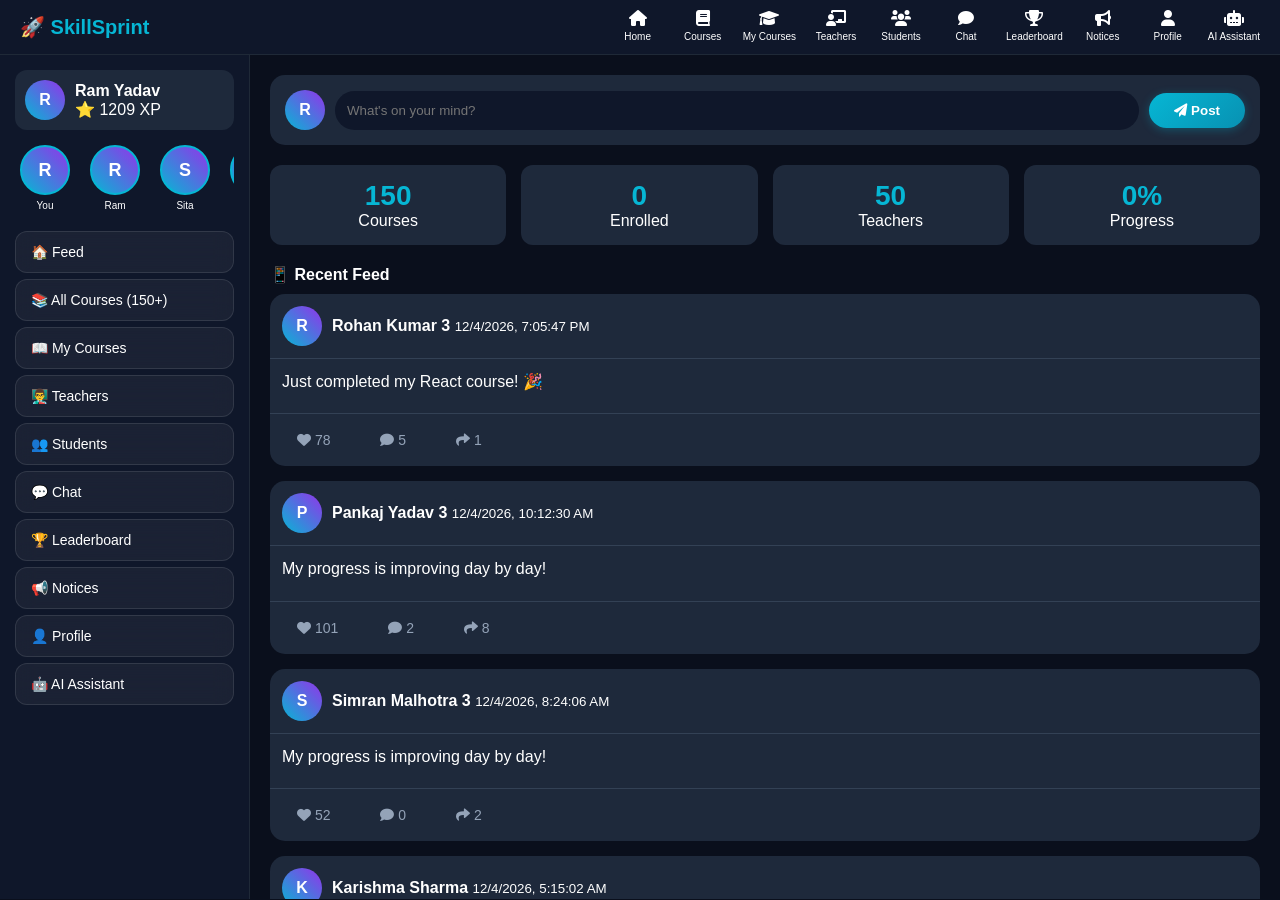
<file: student-dashboard.html>
<!DOCTYPE html>
<html lang="en">

<head>
    <meta charset="UTF-8">
    <meta name="viewport" content="width=device-width, initial-scale=1.0">
    <title>SkillSprint - Student Dashboard</title>
    <link rel="stylesheet" href="https://cdnjs.cloudflare.com/ajax/libs/font-awesome/6.0.0-beta3/css/all.min.css">
    <link rel="stylesheet" href="student-style.css">
</head>

<body>

    <nav>
        <h1>🚀 SkillSprint</h1>
        <div class="nav-items">
            <div onclick="showPanel('home')"><i class="fas fa-home"></i><span>Home</span></div>
            <div onclick="showPanel('courses')"><i class="fas fa-book"></i><span>Courses</span></div>
            <div onclick="showPanel('mycourses')"><i class="fas fa-graduation-cap"></i><span>My Courses</span></div>
            <div onclick="showPanel('teachers')"><i class="fas fa-chalkboard-user"></i><span>Teachers</span></div>
            <div onclick="showPanel('students')"><i class="fas fa-users"></i><span>Students</span></div>
            <div onclick="showPanel('chat')"><i class="fas fa-comment"></i><span>Chat</span></div>
            <div onclick="showPanel('leaderboard')"><i class="fas fa-trophy"></i><span>Leaderboard</span></div>
            <div onclick="showPanel('notices')"><i class="fas fa-bullhorn"></i><span>Notices</span></div>
            <div onclick="showPanel('profile')"><i class="fas fa-user"></i><span>Profile</span></div>
            <!-- ✅ NEW: AI Assistant Button -->
            <div onclick="showPanel('aiassistant')"><i class="fas fa-robot"></i><span>AI Assistant</span></div>
        </div>
    </nav>

    <div class="main">
        <div class="sidebar">
            <div class="profile-mini" id="profileMini"></div>
            <div class="stories" id="stories"></div>
            <div class="menu">
                <button onclick="showPanel('home')"><span>🏠 Feed</span></button>
                <button onclick="showPanel('courses')"><span>📚 All Courses (150+)</span></button>
                <button onclick="showPanel('mycourses')"><span>📖 My Courses</span></button>
                <button onclick="showPanel('teachers')"><span>👨‍🏫 Teachers</span></button>
                <button onclick="showPanel('students')"><span>👥 Students</span></button>
                <button onclick="showPanel('chat')"><span>💬 Chat</span></button>
                <button onclick="showPanel('leaderboard')"><span>🏆 Leaderboard</span></button>
                <button onclick="showPanel('notices')"><span>📢 Notices</span></button>
                <button onclick="showPanel('profile')"><span>👤 Profile</span></button>
                <!-- ✅ NEW: AI Assistant Sidebar Button -->
                <button onclick="showPanel('aiassistant')"><span>🤖 AI Assistant</span></button>
            </div>
        </div>

        <div class="content">
            <div id="homePanel" class="panel active">
                <div class="create-post">
                    <div class="avatar-circle" id="currentUserAvatarCircle">R</div>
                    <input type="text" id="postInput" placeholder="What's on your mind?">
                    <button onclick="addPost()"><i class="fas fa-paper-plane"></i> Post</button>
                </div>
                <div class="stats-grid" id="stats"></div>
                <h3>📱 Recent Feed</h3>
                <div id="feed"></div>
            </div>

            <div id="coursesPanel" class="panel">
                <div class="search-bar">
                    <input type="text" id="courseSearch" placeholder="Search courses..." onkeyup="searchCourses()">
                    <select id="courseFilter" onchange="searchCourses()">
                        <option>All</option>
                        <option>Beginner</option>
                        <option>Intermediate</option>
                        <option>Advanced</option>
                    </select>
                </div>
                <div id="allCoursesList"></div>
            </div>

            <div id="mycoursesPanel" class="panel">
                <h2>📖 My Enrolled Courses</h2>
                <div id="myCoursesList"></div>
            </div>

            <div id="teachersPanel" class="panel">
                <h2>👨‍🏫 Our Teachers</h2>
                <div id="teachersList" class="teachers-grid"></div>
            </div>

            <div id="studentsPanel" class="panel">
                <h2>👥 All Students</h2>
                <div id="studentsList" class="students-grid"></div>
            </div>

            <div id="chatPanel" class="panel">
                <h2>💬 Chat</h2>
                <div class="chat-container">
                    <div class="chat-users" id="chatUsers"></div>
                    <div class="chat-area">
                        <div class="chat-header" id="chatHeader">Select a user</div>
                        <div class="chat-messages" id="chatMessages"></div>
                        <div class="chat-input">
                            <input type="text" id="messageInput" placeholder="Type message...">
                            <button onclick="sendMessage()"><i class="fas fa-paper-plane"></i></button>
                        </div>
                    </div>
                </div>
            </div>

            <div id="leaderboardPanel" class="panel">
                <h2>🏆 Leaderboard - Top 10</h2>
                <div id="leaderboardList"></div>
            </div>

            <div id="noticesPanel" class="panel">
                <h2>📢 Announcements</h2>
                <div id="noticesList"></div>
            </div>

            <div id="profilePanel" class="panel">
                <h2>👤 My Profile</h2>
                <div id="profileInfo"></div>
                <div class="edit-profile">
                    <h3>Edit Profile</h3>
                    <input type="text" id="editName" placeholder="Full Name">
                    <textarea id="editBio" rows="2" placeholder="Bio"></textarea>
                    <button onclick="updateProfile()">Save Changes</button>
                </div>
            </div>

            <!-- ✅ NEW: AI Assistant Panel -->
            <div id="aiassistantPanel" class="panel">
                <h2>🤖 AI Assistant <span style="font-size: 14px; color: #00ff88;">(Powered by Groq - Fast &
                        Free)</span></h2>
                <div class="ai-chat-container">
                    <div class="ai-chat-messages" id="aiChatMessages">
                        <div class="ai-msg">🤖 Hello! I'm your AI learning assistant. Ask me anything about courses,
                            programming, doubts, or career guidance!</div>
                    </div>
                    <div class="ai-chat-input-area">
                        <input type="text" id="aiUserInput"
                            placeholder="Ask me anything about courses, coding, career..."
                            onkeypress="if(event.key==='Enter') sendAIMessage()">
                        <button onclick="sendAIMessage()"><i class="fas fa-paper-plane"></i> Send</button>
                        <button onclick="clearAIChat()" style="background: #555;"><i class="fas fa-trash"></i>
                            Clear</button>
                    </div>
                    <div class="ai-suggestions">
                        <span onclick="sendSuggestion('What are the best courses for beginners?')">📚 Best courses for
                            beginners?</span>
                        <span onclick="sendSuggestion('How to improve coding skills?')">💻 Improve coding skills?</span>
                        <span onclick="sendSuggestion('Career roadmap for web development?')">🚀 Web dev roadmap?</span>
                        <span onclick="sendSuggestion('Explain DSA in simple words')">📖 Explain DSA simply</span>
                        <span onclick="sendSuggestion('How to get a job after course?')">💼 Get a job after
                            course?</span>
                    </div>
                </div>
            </div>
        </div>
    </div>

    <script src="student-script.js"></script>
</body>

</html>
</file>
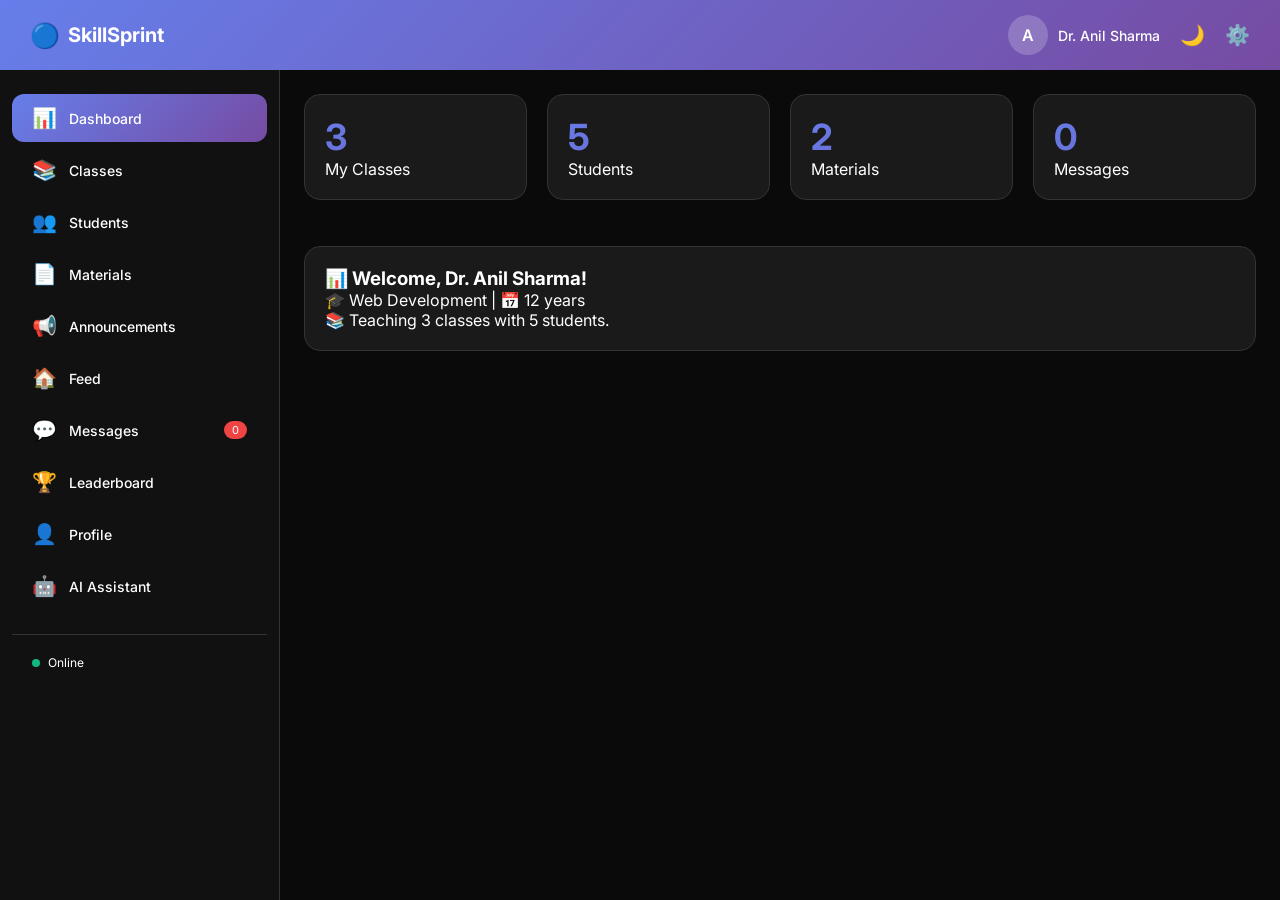
<file: teacher.html>
<!DOCTYPE html>
<html lang="en">

<head>
    <meta charset="UTF-8">
    <meta name="viewport" content="width=device-width, initial-scale=1.0">
    <title>SkillSprint - Teacher Portal</title>
    <link href="https://fonts.googleapis.com/css2?family=Inter:wght@300;400;500;600;700&display=swap" rel="stylesheet">
    <link rel="stylesheet" href="https://cdnjs.cloudflare.com/ajax/libs/font-awesome/6.0.0-beta3/css/all.min.css">
    <link rel="stylesheet" href="teacher.css">
</head>

<body>

    <div class="app">
        <!-- TOP BAR -->
        <nav class="top-nav">
            <div class="logo">
                <span class="logo-icon">🔵</span>
                <span class="logo-text">SkillSprint</span>
            </div>
            <div class="nav-right">
                <div class="teacher-info">
                    <span class="teacher-avatar" id="navAvatar">A</span>
                    <span class="teacher-name" id="navName">Dr. Anil Sharma</span>
                </div>
                <button class="icon-btn" id="themeToggle">🌙</button>
                <button class="icon-btn" id="settingsBtn">⚙️</button>
            </div>
        </nav>

        <div class="main-container">
            <!-- SIDEBAR -->
            <aside class="sidebar">
                <div class="sidebar-nav">
                    <div class="nav-item active" data-page="dashboard">
                        <span class="nav-icon">📊</span>
                        <span class="nav-label">Dashboard</span>
                    </div>
                    <div class="nav-item" data-page="classes">
                        <span class="nav-icon">📚</span>
                        <span class="nav-label">Classes</span>
                    </div>
                    <div class="nav-item" data-page="students">
                        <span class="nav-icon">👥</span>
                        <span class="nav-label">Students</span>
                    </div>
                    <div class="nav-item" data-page="materials">
                        <span class="nav-icon">📄</span>
                        <span class="nav-label">Materials</span>
                    </div>
                    <div class="nav-item" data-page="announcements">
                        <span class="nav-icon">📢</span>
                        <span class="nav-label">Announcements</span>
                    </div>
                    <div class="nav-item" data-page="feed">
                        <span class="nav-icon">🏠</span>
                        <span class="nav-label">Feed</span>
                    </div>
                    <div class="nav-item" data-page="chat">
                        <span class="nav-icon">💬</span>
                        <span class="nav-label">Messages</span>
                        <span class="nav-badge" id="unreadBadge">0</span>
                    </div>
                    <div class="nav-item" data-page="leaderboard">
                        <span class="nav-icon">🏆</span>
                        <span class="nav-label">Leaderboard</span>
                    </div>
                    <div class="nav-item" data-page="profile">
                        <span class="nav-icon">👤</span>
                        <span class="nav-label">Profile</span>
                    </div>
                    <div class="nav-item" data-page="aiassistant">
                        <span class="nav-icon">🤖</span>
                        <span class="nav-label">AI Assistant</span>
                    </div>
                </div>
                <div class="sidebar-footer">
                    <div class="online-status">
                        <span class="status-dot online"></span>
                        <span>Online</span>
                    </div>
                </div>
            </aside>

            <!-- MAIN CONTENT -->
            <main class="main-content">
                <!-- DASHBOARD PAGE -->
                <div id="dashboardPage" class="page active-page">
                    <div id="dashboardContainer"></div>
                </div>

                <!-- CLASSES PAGE -->
                <div id="classesPage" class="page">
                    <div id="classesContainer"></div>
                </div>

                <!-- STUDENTS PAGE -->
                <div id="studentsPage" class="page">
                    <div id="studentsContainer"></div>
                </div>

                <!-- MATERIALS PAGE -->
                <div id="materialsPage" class="page">
                    <div id="materialsContainer"></div>
                </div>

                <!-- ANNOUNCEMENTS PAGE -->
                <div id="announcementsPage" class="page">
                    <div id="announcementsContainer"></div>
                </div>

                <!-- FEED PAGE -->
                <div id="feedPage" class="page">
                    <div id="feedContainer"></div>
                </div>

                <!-- CHAT PAGE -->
                <div id="chatPage" class="page">
                    <div id="chatContainer"></div>
                </div>

                <!-- LEADERBOARD PAGE -->
                <div id="leaderboardPage" class="page">
                    <div id="leaderboardContainer"></div>
                </div>

                <!-- PROFILE PAGE -->
                <div id="profilePage" class="page">
                    <div id="profileContainer"></div>
                </div>

                <!-- AI ASSISTANT PAGE -->
                <div id="aiassistantPage" class="page">
                    <div id="aiAssistantContainer"></div>
                </div>
            </main>
        </div>
    </div>

    <!-- SETTINGS MODAL -->
    <div id="settingsModal" class="modal" style="display:none">
        <div class="modal-content">
            <h3>⚙️ Settings</h3>
            <div class="setting-item">
                <label>Dark Mode</label>
                <label class="switch">
                    <input type="checkbox" id="darkModeSetting">
                    <span class="slider"></span>
                </label>
            </div>
            <button class="btn-primary" id="closeSettings" style="margin-top:20px; width:100%;">Save & Close</button>
        </div>
    </div>

    <script src="teacher.js"></script>
</body>

</html>
</file>
<file: admin.css>
body {
    margin: 0;
    font-family: 'Segoe UI';
    background: #0f172a;
    color: white;
}

/* LAYOUT */
.admin-container {
    display: flex;
    height: 100vh;
}

/* SIDEBAR */
.sidebar {
    width: 240px;
    background: #020617;
    padding: 20px;
    display: flex;
    flex-direction: column;
    gap: 15px;
    border-right: 1px solid #1e293b;
}

.logo {
    text-align: center;
    color: #38bdf8;
}

.nav {
    padding: 12px;
    cursor: pointer;
    border-radius: 10px;
    transition: 0.3s;
}

.nav:hover {
    background: #1e293b;
    transform: translateX(5px);
}

.nav.active {
    background: linear-gradient(90deg, #3b82f6, #06b6d4);
}

/* MAIN */
.main {
    flex: 1;
    padding: 20px;
    overflow-y: auto;
}

/* TOPBAR */
.topbar {
    display: flex;
    justify-content: space-between;
    margin-bottom: 20px;
}

.actions button {
    background: #1e293b;
    border: none;
    padding: 10px;
    color: white;
    border-radius: 8px;
    cursor: pointer;
    transition: 0.3s;
}

.actions button:hover {
    background: #3b82f6;
    transform: scale(1.1);
}

/* CARDS */
.card {
    background: #1e293b;
    padding: 20px;
    border-radius: 15px;
    margin-bottom: 20px;
    transition: 0.3s;
}

.card:hover {
    transform: translateY(-5px);
    box-shadow: 0 0 20px #3b82f6;
}

/* BUTTON */
.btn {
    padding: 10px 15px;
    background: linear-gradient(90deg, #3b82f6, #06b6d4);
    border: none;
    border-radius: 10px;
    color: white;
    cursor: pointer;
    transition: 0.3s;
}

.btn:hover {
    transform: scale(1.1);
    box-shadow: 0 0 10px #38bdf8;
}

/* TABLE */
table {
    width: 100%;
    border-collapse: collapse;
}

td,
th {
    padding: 10px;
    border-bottom: 1px solid #334155;
}

tr:hover {
    background: #334155;
}

/* INPUT */
input {
    padding: 10px;
    width: 100%;
    margin-bottom: 10px;
    background: #020617;
    border: 1px solid #334155;
    color: white;
    border-radius: 8px;
}

/* MOBILE */
@media(max-width:768px) {
    .admin-container {
        flex-direction: column;
    }

    .sidebar {
        width: 100%;
        flex-direction: row;
        overflow-x: auto;
    }
}
</file>
<file: AI.css>
* {
    margin: 0;
    padding: 0;
    box-sizing: border-box;
}

body {
    font-family: 'Inter', sans-serif;
    background: linear-gradient(135deg, #0f0c29, #302b63, #24243e);
    min-height: 100vh;
    color: #ffffff;
}

/* Container */
.ruixen-container {
    min-height: 100vh;
    display: flex;
    flex-direction: column;
    background: rgba(0, 0, 0, 0.3);
}

.content-wrapper {
    max-width: 900px;
    margin: 0 auto;
    padding: 20px;
    width: 100%;
    flex: 1;
    display: flex;
    flex-direction: column;
    height: 100vh;
}

/* Header */
.header {
    display: flex;
    justify-content: space-between;
    align-items: center;
    padding: 20px 0;
    border-bottom: 1px solid rgba(255, 255, 255, 0.1);
    margin-bottom: 20px;
}

.logo {
    display: flex;
    align-items: center;
    gap: 12px;
    font-size: 24px;
    font-weight: 700;
}

.logo i {
    font-size: 28px;
    color: #a855f7;
}

.header-actions {
    display: flex;
    gap: 12px;
}

.icon-btn {
    background: rgba(255, 255, 255, 0.1);
    border: none;
    width: 40px;
    height: 40px;
    border-radius: 50%;
    display: flex;
    align-items: center;
    justify-content: center;
    cursor: pointer;
    color: white;
    transition: all 0.3s ease;
}

.icon-btn:hover {
    background: rgba(255, 255, 255, 0.2);
    transform: scale(1.05);
}

/* Chat Area */
.chat-area {
    flex: 1;
    overflow-y: auto;
    padding: 20px;
    display: flex;
    flex-direction: column;
    gap: 16px;
    background: rgba(0, 0, 0, 0.2);
    border-radius: 20px;
    margin-bottom: 16px;
}

/* Message Styles */
.message {
    display: flex;
    gap: 12px;
    animation: fadeIn 0.3s ease;
}

@keyframes fadeIn {
    from {
        opacity: 0;
        transform: translateY(10px);
    }

    to {
        opacity: 1;
        transform: translateY(0);
    }
}

.message-avatar {
    width: 36px;
    height: 36px;
    background: linear-gradient(135deg, #667eea, #764ba2);
    border-radius: 50%;
    display: flex;
    align-items: center;
    justify-content: center;
    font-size: 16px;
    flex-shrink: 0;
}

.user-message .message-avatar {
    background: linear-gradient(135deg, #10b981, #059669);
}

.message-bubble {
    max-width: 80%;
    padding: 12px 18px;
    border-radius: 18px;
    font-size: 14px;
    line-height: 1.5;
    word-wrap: break-word;
}

.ai-message .message-bubble {
    background: rgba(255, 255, 255, 0.1);
    border-bottom-left-radius: 4px;
}

.user-message {
    flex-direction: row-reverse;
}

.user-message .message-bubble {
    background: linear-gradient(135deg, #667eea, #764ba2);
    border-bottom-right-radius: 4px;
}

/* Upload Area */
.upload-area {
    display: flex;
    align-items: center;
    gap: 12px;
    padding: 12px;
    background: rgba(255, 255, 255, 0.05);
    border-radius: 12px;
    margin-bottom: 12px;
}

.upload-btn {
    background: rgba(255, 255, 255, 0.1);
    border: 1px solid rgba(255, 255, 255, 0.2);
    padding: 8px 16px;
    border-radius: 20px;
    color: white;
    cursor: pointer;
    font-size: 12px;
    display: flex;
    align-items: center;
    gap: 8px;
    transition: all 0.3s ease;
}

.upload-btn:hover {
    background: rgba(255, 255, 255, 0.2);
}

.file-name {
    font-size: 12px;
    color: rgba(255, 255, 255, 0.6);
}

/* Input Area */
.input-area {
    display: flex;
    gap: 12px;
    background: rgba(255, 255, 255, 0.05);
    border-radius: 24px;
    padding: 8px 16px;
    border: 1px solid rgba(255, 255, 255, 0.1);
    transition: all 0.3s ease;
}

.input-area:focus-within {
    border-color: #a855f7;
    background: rgba(255, 255, 255, 0.08);
}

.input-area textarea {
    flex: 1;
    background: transparent;
    border: none;
    color: white;
    font-size: 14px;
    font-family: inherit;
    resize: none;
    outline: none;
    padding: 12px 0;
    max-height: 120px;
}

.input-area textarea::placeholder {
    color: rgba(255, 255, 255, 0.4);
}

.input-area button {
    background: linear-gradient(135deg, #667eea, #764ba2);
    border: none;
    width: 44px;
    height: 44px;
    border-radius: 50%;
    display: flex;
    align-items: center;
    justify-content: center;
    cursor: pointer;
    color: white;
    transition: all 0.3s ease;
}

.input-area button:hover {
    transform: scale(1.05);
}

.input-area button:disabled {
    opacity: 0.5;
    cursor: not-allowed;
}

/* Suggestions */
.suggestions {
    display: flex;
    flex-wrap: wrap;
    gap: 10px;
    margin-top: 16px;
    justify-content: center;
}

.suggestion-chip {
    background: rgba(255, 255, 255, 0.08);
    border: 1px solid rgba(255, 255, 255, 0.15);
    padding: 8px 16px;
    border-radius: 24px;
    font-size: 12px;
    cursor: pointer;
    transition: all 0.3s ease;
    display: flex;
    align-items: center;
    gap: 8px;
}

.suggestion-chip:hover {
    background: rgba(255, 255, 255, 0.15);
    transform: translateY(-2px);
    border-color: #a855f7;
}

/* Typing Indicator */
.typing-indicator {
    display: flex;
    gap: 4px;
    padding: 8px 0;
}

.typing-indicator span {
    width: 8px;
    height: 8px;
    background: #a855f7;
    border-radius: 50%;
    animation: typing 1.4s infinite;
}

.typing-indicator span:nth-child(2) {
    animation-delay: 0.2s;
}

.typing-indicator span:nth-child(3) {
    animation-delay: 0.4s;
}

@keyframes typing {

    0%,
    60%,
    100% {
        transform: translateY(0);
        opacity: 0.5;
    }

    30% {
        transform: translateY(-10px);
        opacity: 1;
    }
}

/* Modal */
.modal {
    display: none;
    position: fixed;
    top: 0;
    left: 0;
    width: 100%;
    height: 100%;
    background: rgba(0, 0, 0, 0.8);
    z-index: 1000;
    align-items: center;
    justify-content: center;
}

.modal.show {
    display: flex;
}

.modal-content {
    background: #1a1a2e;
    border-radius: 20px;
    width: 90%;
    max-width: 500px;
    max-height: 80vh;
    overflow: hidden;
    border: 1px solid rgba(255, 255, 255, 0.1);
}

.modal-header {
    display: flex;
    justify-content: space-between;
    align-items: center;
    padding: 16px 20px;
    border-bottom: 1px solid rgba(255, 255, 255, 0.1);
}

.modal-header h3 {
    display: flex;
    align-items: center;
    gap: 8px;
}

.close-modal {
    background: none;
    border: none;
    color: white;
    font-size: 24px;
    cursor: pointer;
}

.modal-body {
    padding: 20px;
    max-height: 60vh;
    overflow-y: auto;
}

.history-item {
    padding: 12px;
    background: rgba(255, 255, 255, 0.05);
    border-radius: 12px;
    margin-bottom: 12px;
    cursor: pointer;
    transition: all 0.3s ease;
}

.history-item:hover {
    background: rgba(255, 255, 255, 0.1);
}

/* Scrollbar */
::-webkit-scrollbar {
    width: 6px;
}

::-webkit-scrollbar-track {
    background: rgba(255, 255, 255, 0.05);
    border-radius: 10px;
}

::-webkit-scrollbar-thumb {
    background: #a855f7;
    border-radius: 10px;
}

/* Responsive */
@media (max-width: 768px) {
    .content-wrapper {
        padding: 12px;
    }

    .message-bubble {
        max-width: 90%;
        font-size: 13px;
    }

    .suggestion-chip {
        font-size: 10px;
        padding: 6px 12px;
    }
}
</file>
<file: style.css>
* {
    margin: 0;
    padding: 0;
    box-sizing: border-box;
    font-family: 'Segoe UI', sans-serif;
}

/* 🌌 BACKGROUND IMAGE */
body {
    background: url("https://wallpaperset.com/w/full/3/6/1/225700.jpg") no-repeat center center/cover;
    background-attachment: fixed;
    color: white;
}

/* DARK OVERLAY */
body::before {
    content: "";
    position: fixed;
    width: 100%;
    height: 100%;
    background: rgba(0, 0, 0, 0.75);
    z-index: -1;
}

/* NAVBAR */
nav {
    display: flex;
    justify-content: space-between;
    padding: 20px 50px;
    background: rgba(0, 0, 0, 0.5);
    backdrop-filter: blur(10px);
}

nav h1 {
    color: #06b6d4;
}

nav a {
    margin-left: 20px;
    color: white;
    text-decoration: none;
}

nav a:hover {
    color: #06b6d4;
}

/* HERO */
.hero {
    height: 85vh;
    display: flex;
    flex-direction: column;
    justify-content: center;
    align-items: center;
    text-align: center;
}

.hero h1 {
    font-size: 50px;
}

.hero p {
    margin-top: 10px;
    opacity: 0.8;
}

.hero button {
    margin-top: 20px;
    padding: 12px 25px;
    border: none;
    border-radius: 30px;
    background: #06b6d4;
    cursor: pointer;
}

.hero button:hover {
    transform: scale(1.1);
    box-shadow: 0 0 20px #06b6d4;
}

/* COURSES */
.courses {
    display: grid;
    grid-template-columns: repeat(auto-fit, minmax(250px, 1fr));
    gap: 20px;
    padding: 50px;
}

.card {
    background: rgba(0, 0, 0, 0.6);
    border-radius: 15px;
    overflow: hidden;
    text-align: center;
    transition: 0.3s;
}

.card img {
    width: 100%;
    height: 200px;
    object-fit: cover;
}

.card:hover {
    transform: translateY(-10px);
    box-shadow: 0 0 20px #06b6d4;
}

/* FEATURES */
.features {
    display: flex;
    justify-content: center;
    gap: 20px;
    padding: 40px;
    flex-wrap: wrap;
}

.feature {
    padding: 20px;
    width: 200px;
    border-radius: 10px;
    background: rgba(0, 0, 0, 0.6);
}

.feature:hover {
    transform: translateY(-10px);
    box-shadow: 0 0 20px #06b6d4;
}

/* EXTRA */
.extra {
    text-align: center;
    padding: 50px;
}

.extra h2 {
    color: #06b6d4;
    margin-bottom: 10px;
}

/* FOOTER */
footer {
    text-align: center;
    padding: 20px;
    opacity: 0.6;
}
</file>
<file: student-style.css>
* {
    margin: 0;
    padding: 0;
    box-sizing: border-box;
    font-family: 'Segoe UI', Tahoma, Geneva, Verdana, sans-serif;
}

body {
    background: #0a0f1c;
    color: white;
    height: 100vh;
    overflow: hidden;
}

nav {
    background: #0f172a;
    padding: 10px 20px;
    display: flex;
    justify-content: space-between;
    align-items: center;
    border-bottom: 1px solid #1f2937;
    position: sticky;
    top: 0;
    z-index: 100;
}

nav h1 {
    color: #06b6d4;
    font-size: 20px;
}

.nav-items {
    display: flex;
    gap: 15px;
    overflow-x: auto;
}

.nav-items div {
    cursor: pointer;
    text-align: center;
    transition: 0.3s;
    min-width: 50px;
}

.nav-items div i {
    font-size: 16px;
    display: block;
}

.nav-items div span {
    font-size: 10px;
}

.nav-items div:hover {
    color: #06b6d4;
    transform: translateY(-3px);
}

.main {
    display: flex;
    height: calc(100vh - 56px);
}

.sidebar {
    width: 250px;
    background: #0f172a;
    padding: 15px;
    border-right: 1px solid #1f2937;
    display: flex;
    flex-direction: column;
    gap: 15px;
    overflow-y: auto;
}

.profile-mini-card {
    display: flex;
    align-items: center;
    gap: 10px;
    padding: 10px;
    background: #1e293b;
    border-radius: 12px;
}

.stories {
    display: flex;
    gap: 10px;
    overflow-x: auto;
    padding-bottom: 5px;
}

.story {
    min-width: 60px;
    text-align: center;
    cursor: pointer;
}

.story-circle {
    width: 50px;
    height: 50px;
    border-radius: 50%;
    background: linear-gradient(45deg, #06b6d4, #9333ea);
    display: flex;
    align-items: center;
    justify-content: center;
    font-size: 18px;
    font-weight: bold;
    margin: 0 auto 5px;
    border: 2px solid #06b6d4;
}

.story span {
    font-size: 10px;
    display: block;
}

.menu {
    display: flex;
    flex-direction: column;
    gap: 6px;
}

.menu button {
    padding: 10px;
    background: rgba(255, 255, 255, 0.05);
    border: none;
    border-radius: 10px;
    color: white;
    cursor: pointer;
    text-align: left;
    transition: 0.3s;
}

.menu button:hover {
    background: #06b6d4;
    transform: translateX(5px);
}

.content {
    flex: 1;
    padding: 20px;
    overflow-y: auto;
}

.panel {
    display: none;
}

.panel.active {
    display: block;
}

.create-post {
    display: flex;
    gap: 10px;
    align-items: center;
    background: #1e293b;
    padding: 15px;
    border-radius: 15px;
    margin-bottom: 20px;
}

.create-post input {
    flex: 1;
    padding: 12px;
    border-radius: 25px;
    border: none;
    background: #0f172a;
    color: white;
}

.create-post button {
    background: #06b6d4;
    border: none;
    padding: 10px 20px;
    border-radius: 25px;
    color: white;
    cursor: pointer;
}

.stats-grid {
    display: grid;
    grid-template-columns: repeat(4, 1fr);
    gap: 15px;
    margin-bottom: 20px;
}

.stat-card {
    background: #1e293b;
    padding: 15px;
    border-radius: 12px;
    text-align: center;
}

.stat-number {
    font-size: 28px;
    font-weight: bold;
    color: #06b6d4;
}

.feed-post {
    background: #1e293b;
    border-radius: 15px;
    margin-bottom: 15px;
    overflow: hidden;
}

.feed-header {
    display: flex;
    align-items: center;
    gap: 10px;
    padding: 12px;
    border-bottom: 1px solid #334155;
}

.feed-content {
    padding: 12px;
}

.feed-content p {
    margin-bottom: 8px;
    line-height: 1.4;
}

.feed-actions {
    display: flex;
    gap: 20px;
    padding: 10px 12px;
    border-top: 1px solid #334155;
}

.feed-actions button {
    background: transparent;
    border: none;
    color: #94a3b8;
    cursor: pointer;
    font-size: 14px;
}

.feed-actions button:hover {
    color: #06b6d4;
}

.feed-actions .liked {
    color: #ef4444;
}

.comments-section {
    padding: 12px;
    background: #0f172a;
    border-top: 1px solid #334155;
}

.comment-input {
    display: flex;
    gap: 8px;
    margin-bottom: 10px;
}

.comment-input input {
    flex: 1;
    padding: 8px;
    border-radius: 20px;
    border: none;
    background: #1e293b;
    color: white;
}

.comment {
    display: flex;
    gap: 8px;
    margin-bottom: 8px;
    font-size: 13px;
}

.comment small {
    color: #64748b;
    font-size: 10px;
}

.shared-post {
    background: #0f172a;
    padding: 10px;
    border-radius: 10px;
    margin-top: 8px;
    font-size: 13px;
    border-left: 3px solid #06b6d4;
}

.courses-grid {
    display: flex;
    flex-direction: column;
    gap: 12px;
}

.course-card {
    background: #1e293b;
    padding: 15px;
    border-radius: 12px;
    display: flex;
    justify-content: space-between;
    align-items: center;
}

.course-card h4 {
    margin-bottom: 5px;
}

.course-meta {
    font-size: 12px;
    color: #94a3b8;
    margin-bottom: 5px;
}

.course-desc {
    font-size: 13px;
    margin-bottom: 5px;
}

.course-stats {
    font-size: 11px;
    color: #06b6d4;
}

.enroll-btn {
    background: #10b981;
    border: none;
    padding: 8px 16px;
    border-radius: 8px;
    color: white;
    cursor: pointer;
}

.enrolled-btn {
    background: #06b6d4;
    border: none;
    padding: 8px 16px;
    border-radius: 8px;
    color: white;
    cursor: pointer;
}

.progress-container {
    display: flex;
    align-items: center;
    gap: 10px;
    margin-top: 8px;
}

.progress-bar {
    background: #334155;
    border-radius: 10px;
    height: 6px;
    width: 150px;
    overflow: hidden;
}

.progress-fill {
    background: #06b6d4;
    height: 100%;
}

.search-bar {
    display: flex;
    gap: 10px;
    margin-bottom: 20px;
}

.search-bar input {
    flex: 1;
    padding: 10px;
    border-radius: 10px;
    border: none;
    background: #1e293b;
    color: white;
}

.search-bar select {
    padding: 10px;
    border-radius: 10px;
    border: none;
    background: #1e293b;
    color: white;
}

.teachers-grid,
.students-grid {
    display: grid;
    grid-template-columns: repeat(auto-fill, minmax(220px, 1fr));
    gap: 15px;
}

.teacher-card,
.student-card {
    background: #1e293b;
    padding: 15px;
    border-radius: 12px;
    text-align: center;
}

.avatar-circle-lg {
    width: 70px;
    height: 70px;
    border-radius: 50%;
    background: linear-gradient(45deg, #06b6d4, #9333ea);
    display: flex;
    align-items: center;
    justify-content: center;
    font-size: 28px;
    font-weight: bold;
    margin: 0 auto 10px;
}

.avatar-circle-md {
    width: 50px;
    height: 50px;
    border-radius: 50%;
    background: linear-gradient(45deg, #06b6d4, #9333ea);
    display: flex;
    align-items: center;
    justify-content: center;
    font-size: 20px;
    font-weight: bold;
    margin: 0 auto 10px;
}

.avatar-circle-sm {
    width: 40px;
    height: 40px;
    border-radius: 50%;
    background: linear-gradient(45deg, #06b6d4, #9333ea);
    display: flex;
    align-items: center;
    justify-content: center;
    font-size: 16px;
    font-weight: bold;
}

.avatar-circle-xs {
    width: 30px;
    height: 30px;
    border-radius: 50%;
    background: linear-gradient(45deg, #06b6d4, #9333ea);
    display: flex;
    align-items: center;
    justify-content: center;
    font-size: 12px;
    font-weight: bold;
}

.teacher-card h4,
.student-card h4 {
    margin-bottom: 5px;
}

.small {
    font-size: 12px;
    color: #94a3b8;
}

.chat-container {
    display: flex;
    gap: 15px;
    height: 500px;
    margin-top: 15px;
}

.chat-users {
    width: 250px;
    background: #1e293b;
    border-radius: 12px;
    overflow-y: auto;
}

.chat-user {
    padding: 12px;
    cursor: pointer;
    border-bottom: 1px solid #334155;
    display: flex;
    align-items: center;
    gap: 10px;
    position: relative;
}

.chat-user:hover {
    background: #334155;
}

.chat-user.active {
    background: #06b6d4;
}

.status {
    width: 8px;
    height: 8px;
    border-radius: 50%;
    position: absolute;
    right: 10px;
}

.status.online {
    background: #10b981;
}

.status.offline {
    background: #64748b;
}

.chat-area {
    flex: 1;
    background: #1e293b;
    border-radius: 12px;
    display: flex;
    flex-direction: column;
}

.chat-header {
    padding: 12px;
    background: #0f172a;
    border-radius: 12px 12px 0 0;
    font-weight: bold;
    display: flex;
    align-items: center;
    gap: 8px;
}

.chat-messages {
    flex: 1;
    padding: 15px;
    overflow-y: auto;
    display: flex;
    flex-direction: column;
    gap: 8px;
}

.message {
    max-width: 70%;
    padding: 8px 12px;
    border-radius: 15px;
}

.message.sent {
    background: #06b6d4;
    align-self: flex-end;
}

.message.received {
    background: #334155;
    align-self: flex-start;
}

.message-time {
    font-size: 10px;
    color: #94a3b8;
    margin-top: 4px;
}

.chat-input {
    display: flex;
    padding: 12px;
    gap: 8px;
    border-top: 1px solid #334155;
}

.chat-input input {
    flex: 1;
    padding: 10px;
    border-radius: 25px;
    border: none;
    background: #0f172a;
    color: white;
}

.chat-input button {
    background: #06b6d4;
    border: none;
    padding: 0 15px;
    border-radius: 25px;
    color: white;
    cursor: pointer;
}

.leaderboard-card {
    background: #1e293b;
    border-radius: 15px;
    overflow: hidden;
}

.leader-item {
    display: flex;
    align-items: center;
    gap: 15px;
    padding: 12px;
    border-bottom: 1px solid #334155;
}

.rank-1 {
    background: linear-gradient(135deg, #f59e0b20, #ea580c20);
    border-left: 3px solid #f59e0b;
}

.rank-2 {
    background: linear-gradient(135deg, #94a3b820, #64748b20);
    border-left: 3px solid #94a3b8;
}

.rank-3 {
    background: linear-gradient(135deg, #b4530920, #92400e20);
    border-left: 3px solid #b45309;
}

.rank {
    font-size: 20px;
    font-weight: bold;
    width: 40px;
}

.leader-info {
    flex: 1;
}

.leader-progress {
    font-weight: bold;
    color: #06b6d4;
}

.notice-card {
    background: #1e293b;
    padding: 15px;
    border-radius: 12px;
    margin-bottom: 12px;
}

.notice-card.important {
    border-left: 3px solid #ef4444;
}

.notice-header {
    display: flex;
    justify-content: space-between;
    margin-bottom: 8px;
}

.notice-date {
    font-size: 11px;
    color: #64748b;
}

.profile-card {
    background: #1e293b;
    padding: 20px;
    border-radius: 15px;
    text-align: center;
    margin-bottom: 20px;
}

.profile-stats {
    display: flex;
    justify-content: center;
    gap: 30px;
    margin-top: 15px;
}

.profile-stats .stat {
    font-size: 22px;
    font-weight: bold;
    color: #06b6d4;
}

.bio {
    color: #94a3b8;
    margin: 8px 0;
}

.edit-profile {
    background: #1e293b;
    padding: 20px;
    border-radius: 15px;
}

.edit-profile input,
.edit-profile textarea {
    width: 100%;
    padding: 10px;
    margin: 10px 0;
    border-radius: 8px;
    border: none;
    background: #0f172a;
    color: white;
}

::-webkit-scrollbar {
    width: 6px;
}

::-webkit-scrollbar-track {
    background: #1f2937;
}

::-webkit-scrollbar-thumb {
    background: #06b6d4;
    border-radius: 10px;
}

h2 {
    color: #06b6d4;
    margin-bottom: 15px;
    font-size: 18px;
}

h3 {
    margin-bottom: 10px;
    font-size: 16px;
}

.avatar-circle {
    width: 40px;
    height: 40px;
    border-radius: 50%;
    background: linear-gradient(45deg, #06b6d4, #9333ea);
    display: flex;
    align-items: center;
    justify-content: center;
    font-size: 16px;
    font-weight: bold;
}

/* ========== MODERN BUTTON STYLES ========== */

/* All Buttons Base Style */
button,
.enroll-btn,
.enrolled-btn,
.menu button,
.create-post button,
.chat-input button,
.comment-input button,
.feed-actions button {
    transition: all 0.3s ease;
    cursor: pointer;
    position: relative;
    overflow: hidden;
}

/* Enroll Button */
.enroll-btn {
    background: linear-gradient(135deg, #10b981, #059669);
    border: none;
    padding: 10px 20px;
    border-radius: 25px;
    color: white;
    font-weight: bold;
    box-shadow: 0 4px 15px rgba(16, 185, 129, 0.3);
}

.enroll-btn:hover {
    transform: translateY(-3px);
    box-shadow: 0 8px 25px rgba(16, 185, 129, 0.5);
    background: linear-gradient(135deg, #059669, #047857);
}

.enroll-btn:active {
    transform: translateY(1px);
}

/* Continue/Enrolled Button */
.enrolled-btn {
    background: linear-gradient(135deg, #06b6d4, #0891b2);
    border: none;
    padding: 10px 20px;
    border-radius: 25px;
    color: white;
    font-weight: bold;
    box-shadow: 0 4px 15px rgba(6, 182, 212, 0.3);
}

.enrolled-btn:hover {
    transform: translateY(-3px);
    box-shadow: 0 8px 25px rgba(6, 182, 212, 0.5);
    background: linear-gradient(135deg, #0891b2, #0e7490);
}

/* Menu Buttons */
.menu button {
    background: rgba(255, 255, 255, 0.05);
    border: 1px solid rgba(255, 255, 255, 0.1);
    border-radius: 12px;
    padding: 12px 15px;
    font-weight: 500;
    backdrop-filter: blur(10px);
}

.menu button:hover {
    background: linear-gradient(135deg, #06b6d4, #0891b2);
    transform: translateX(8px);
    border-color: transparent;
    box-shadow: 0 5px 20px rgba(6, 182, 212, 0.4);
}

.menu button span {
    font-size: 14px;
}

/* Create Post Button */
.create-post button {
    background: linear-gradient(135deg, #06b6d4, #0891b2);
    border: none;
    padding: 10px 25px;
    border-radius: 30px;
    font-weight: bold;
    box-shadow: 0 2px 10px rgba(6, 182, 212, 0.3);
}

.create-post button:hover {
    transform: scale(1.02);
    box-shadow: 0 5px 20px rgba(6, 182, 212, 0.5);
}

/* Chat Send Button */
.chat-input button {
    background: linear-gradient(135deg, #06b6d4, #0891b2);
    border: none;
    border-radius: 30px;
    padding: 0 20px;
    font-weight: bold;
}

.chat-input button:hover {
    transform: scale(1.05);
    box-shadow: 0 3px 15px rgba(6, 182, 212, 0.4);
}

/* Comment Post Button */
.comment-input button {
    background: linear-gradient(135deg, #06b6d4, #0891b2);
    border: none;
    border-radius: 20px;
    padding: 6px 15px;
    font-size: 12px;
}

.comment-input button:hover {
    transform: scale(1.02);
    background: linear-gradient(135deg, #0891b2, #0e7490);
}

/* Feed Action Buttons (Like, Comment, Share) */
.feed-actions button {
    background: transparent;
    border: none;
    padding: 8px 15px;
    border-radius: 25px;
    font-size: 14px;
    transition: all 0.2s ease;
}

.feed-actions button:hover {
    background: rgba(6, 182, 212, 0.2);
    transform: translateY(-2px);
}

.feed-actions button:active {
    transform: translateY(0);
}

.feed-actions .fa-heart.liked {
    color: #ef4444;
    animation: heartBeat 0.3s ease;
}

@keyframes heartBeat {
    0% {
        transform: scale(1);
    }

    50% {
        transform: scale(1.3);
    }

    100% {
        transform: scale(1);
    }
}

/* Message Button on Teacher/Student Cards */
.teacher-card button,
.student-card button {
    background: linear-gradient(135deg, #06b6d4, #0891b2);
    border: none;
    padding: 8px 16px;
    border-radius: 25px;
    font-size: 12px;
    font-weight: bold;
    margin-top: 10px;
}

.teacher-card button:hover,
.student-card button:hover {
    transform: translateY(-2px);
    box-shadow: 0 5px 15px rgba(6, 182, 212, 0.4);
}

/* Nav Items Hover Effect */
.nav-items div {
    position: relative;
}

.nav-items div::after {
    content: '';
    position: absolute;
    bottom: -5px;
    left: 50%;
    transform: translateX(-50%);
    width: 0;
    height: 2px;
    background: linear-gradient(90deg, #06b6d4, #9333ea);
    transition: width 0.3s ease;
}

.nav-items div:hover::after {
    width: 80%;
}

/* Story Circle Hover */
.story-circle {
    transition: all 0.3s ease;
}

.story:hover .story-circle {
    transform: scale(1.1);
    box-shadow: 0 0 15px #06b6d4;
}

/* Course Card Button */
.course-card button {
    transition: all 0.3s ease;
}

.course-card button:hover {
    transform: translateY(-3px) scale(1.02);
}

/* Profile Save Button */
.edit-profile button {
    background: linear-gradient(135deg, #10b981, #059669);
    border: none;
    padding: 12px 25px;
    border-radius: 30px;
    font-weight: bold;
    font-size: 14px;
    width: 100%;
}

.edit-profile button:hover {
    transform: translateY(-2px);
    box-shadow: 0 5px 20px rgba(16, 185, 129, 0.4);
}

/* Load More Button (if any) */
.load-more {
    background: transparent;
    border: 1px solid #06b6d4;
    color: #06b6d4;
    padding: 10px 20px;
    border-radius: 30px;
    margin-top: 20px;
    width: 100%;
}

.load-more:hover {
    background: #06b6d4;
    color: white;
    transform: translateY(-2px);
}

/* Ripple Effect on Buttons */
button {
    position: relative;
    overflow: hidden;
}

button::after {
    content: '';
    position: absolute;
    top: 50%;
    left: 50%;
    width: 0;
    height: 0;
    border-radius: 50%;
    background: rgba(255, 255, 255, 0.3);
    transform: translate(-50%, -50%);
    transition: width 0.6s, height 0.6s;
}

button:active::after {
    width: 200px;
    height: 200px;
}

/* Active Tab Indicator */
.nav-items div.active {
    color: #06b6d4;
}

.nav-items div.active::after {
    width: 80%;
}

/* Chat User Active State */
.chat-user.active {
    background: linear-gradient(135deg, #06b6d4, #0891b2);
}

/* Scroll to Top Button (optional) */
.scroll-top {
    position: fixed;
    bottom: 30px;
    right: 30px;
    background: linear-gradient(135deg, #06b6d4, #0891b2);
    width: 45px;
    height: 45px;
    border-radius: 50%;
    display: flex;
    align-items: center;
    justify-content: center;
    cursor: pointer;
    opacity: 0;
    transition: all 0.3s ease;
    z-index: 1000;
}

.scroll-top.show {
    opacity: 1;
}

.scroll-top:hover {
    transform: translateY(-5px);
    box-shadow: 0 5px 20px rgba(6, 182, 212, 0.5);
}

/* ========== MODERN BUTTON STYLES ========== */

/* All Buttons Base Style */
button,
.enroll-btn,
.enrolled-btn,
.menu button,
.create-post button,
.chat-input button,
.comment-input button,
.feed-actions button {
    transition: all 0.3s ease;
    cursor: pointer;
    position: relative;
    overflow: hidden;
}

/* Enroll Button */
.enroll-btn {
    background: linear-gradient(135deg, #10b981, #059669);
    border: none;
    padding: 10px 20px;
    border-radius: 25px;
    color: white;
    font-weight: bold;
    box-shadow: 0 4px 15px rgba(16, 185, 129, 0.3);
}

.enroll-btn:hover {
    transform: translateY(-3px);
    box-shadow: 0 8px 25px rgba(16, 185, 129, 0.5);
    background: linear-gradient(135deg, #059669, #047857);
}

.enroll-btn:active {
    transform: translateY(1px);
}

/* Continue/Enrolled Button */
.enrolled-btn {
    background: linear-gradient(135deg, #06b6d4, #0891b2);
    border: none;
    padding: 10px 20px;
    border-radius: 25px;
    color: white;
    font-weight: bold;
    box-shadow: 0 4px 15px rgba(6, 182, 212, 0.3);
}

.enrolled-btn:hover {
    transform: translateY(-3px);
    box-shadow: 0 8px 25px rgba(6, 182, 212, 0.5);
    background: linear-gradient(135deg, #0891b2, #0e7490);
}

/* Menu Buttons */
.menu button {
    background: rgba(255, 255, 255, 0.05);
    border: 1px solid rgba(255, 255, 255, 0.1);
    border-radius: 12px;
    padding: 12px 15px;
    font-weight: 500;
    backdrop-filter: blur(10px);
}

.menu button:hover {
    background: linear-gradient(135deg, #06b6d4, #0891b2);
    transform: translateX(8px);
    border-color: transparent;
    box-shadow: 0 5px 20px rgba(6, 182, 212, 0.4);
}

.menu button span {
    font-size: 14px;
}

/* Create Post Button */
.create-post button {
    background: linear-gradient(135deg, #06b6d4, #0891b2);
    border: none;
    padding: 10px 25px;
    border-radius: 30px;
    font-weight: bold;
    box-shadow: 0 2px 10px rgba(6, 182, 212, 0.3);
}

.create-post button:hover {
    transform: scale(1.02);
    box-shadow: 0 5px 20px rgba(6, 182, 212, 0.5);
}

/* Chat Send Button */
.chat-input button {
    background: linear-gradient(135deg, #06b6d4, #0891b2);
    border: none;
    border-radius: 30px;
    padding: 0 20px;
    font-weight: bold;
}

.chat-input button:hover {
    transform: scale(1.05);
    box-shadow: 0 3px 15px rgba(6, 182, 212, 0.4);
}

/* Comment Post Button */
.comment-input button {
    background: linear-gradient(135deg, #06b6d4, #0891b2);
    border: none;
    border-radius: 20px;
    padding: 6px 15px;
    font-size: 12px;
}

.comment-input button:hover {
    transform: scale(1.02);
    background: linear-gradient(135deg, #0891b2, #0e7490);
}

/* Feed Action Buttons (Like, Comment, Share) */
.feed-actions button {
    background: transparent;
    border: none;
    padding: 8px 15px;
    border-radius: 25px;
    font-size: 14px;
    transition: all 0.2s ease;
}

.feed-actions button:hover {
    background: rgba(6, 182, 212, 0.2);
    transform: translateY(-2px);
}

.feed-actions button:active {
    transform: translateY(0);
}

.feed-actions .fa-heart.liked {
    color: #ef4444;
    animation: heartBeat 0.3s ease;
}

@keyframes heartBeat {
    0% {
        transform: scale(1);
    }

    50% {
        transform: scale(1.3);
    }

    100% {
        transform: scale(1);
    }
}

/* Message Button on Teacher/Student Cards */
.teacher-card button,
.student-card button {
    background: linear-gradient(135deg, #06b6d4, #0891b2);
    border: none;
    padding: 8px 16px;
    border-radius: 25px;
    font-size: 12px;
    font-weight: bold;
    margin-top: 10px;
}

.teacher-card button:hover,
.student-card button:hover {
    transform: translateY(-2px);
    box-shadow: 0 5px 15px rgba(6, 182, 212, 0.4);
}

/* Nav Items Hover Effect */
.nav-items div {
    position: relative;
}

.nav-items div::after {
    content: '';
    position: absolute;
    bottom: -5px;
    left: 50%;
    transform: translateX(-50%);
    width: 0;
    height: 2px;
    background: linear-gradient(90deg, #06b6d4, #9333ea);
    transition: width 0.3s ease;
}

.nav-items div:hover::after {
    width: 80%;
}

/* Story Circle Hover */
.story-circle {
    transition: all 0.3s ease;
}

.story:hover .story-circle {
    transform: scale(1.1);
    box-shadow: 0 0 15px #06b6d4;
}

/* Course Card Button */
.course-card button {
    transition: all 0.3s ease;
}

.course-card button:hover {
    transform: translateY(-3px) scale(1.02);
}

/* Profile Save Button */
.edit-profile button {
    background: linear-gradient(135deg, #10b981, #059669);
    border: none;
    padding: 12px 25px;
    border-radius: 30px;
    font-weight: bold;
    font-size: 14px;
    width: 100%;
}

.edit-profile button:hover {
    transform: translateY(-2px);
    box-shadow: 0 5px 20px rgba(16, 185, 129, 0.4);
}

/* Load More Button (if any) */
.load-more {
    background: transparent;
    border: 1px solid #06b6d4;
    color: #06b6d4;
    padding: 10px 20px;
    border-radius: 30px;
    margin-top: 20px;
    width: 100%;
}

.load-more:hover {
    background: #06b6d4;
    color: white;
    transform: translateY(-2px);
}

/* Ripple Effect on Buttons */
button {
    position: relative;
    overflow: hidden;
}

button::after {
    content: '';
    position: absolute;
    top: 50%;
    left: 50%;
    width: 0;
    height: 0;
    border-radius: 50%;
    background: rgba(255, 255, 255, 0.3);
    transform: translate(-50%, -50%);
    transition: width 0.6s, height 0.6s;
}

button:active::after {
    width: 200px;
    height: 200px;
}

/* Active Tab Indicator */
.nav-items div.active {
    color: #06b6d4;
}

.nav-items div.active::after {
    width: 80%;
}

/* Chat User Active State */
.chat-user.active {
    background: linear-gradient(135deg, #06b6d4, #0891b2);
}

/* Scroll to Top Button (optional) */
.scroll-top {
    position: fixed;
    bottom: 30px;
    right: 30px;
    background: linear-gradient(135deg, #06b6d4, #0891b2);
    width: 45px;
    height: 45px;
    border-radius: 50%;
    display: flex;
    align-items: center;
    justify-content: center;
    cursor: pointer;
    opacity: 0;
    transition: all 0.3s ease;
    z-index: 1000;
}

.scroll-top.show {
    opacity: 1;
}

.scroll-top:hover {
    transform: translateY(-5px);
    box-shadow: 0 5px 20px rgba(6, 182, 212, 0.5);
}

/* ========== LEARNING MODAL CSS ========== */

/* Modal Background */
#learningModal {
    position: fixed;
    top: 0;
    left: 0;
    width: 100%;
    height: 100%;
    background: rgba(0, 0, 0, 0.85);
    z-index: 9999;
    overflow-y: auto;
}

/* Modal Container */
#learningModal>div {
    background: white;
    margin: 40px auto;
    width: 90%;
    max-width: 1300px;
    border-radius: 20px;
    overflow: hidden;
    box-shadow: 0 20px 60px rgba(0, 0, 0, 0.3);
    animation: modalSlideIn 0.3s ease;
}

@keyframes modalSlideIn {
    from {
        transform: translateY(-50px);
        opacity: 0;
    }

    to {
        transform: translateY(0);
        opacity: 1;
    }
}

/* Modal Header */
#learningModal>div>div:first-child {
    background: linear-gradient(135deg, #667eea 0%, #764ba2 100%);
    color: white;
    padding: 20px 25px;
    display: flex;
    justify-content: space-between;
    align-items: center;
}

#learningModal>div>div:first-child h2 {
    margin: 0;
    font-size: 24px;
}

#learningModal>div>div:first-child button {
    background: none;
    border: none;
    font-size: 32px;
    cursor: pointer;
    color: white;
    transition: transform 0.2s;
}

#learningModal>div>div:first-child button:hover {
    transform: scale(1.1);
}

/* Main Content Area - Sidebar + Content */
#learningModal>div>div:last-child {
    display: flex;
    height: 70vh;
    min-height: 500px;
}

/* Sidebar - Modules List */
#learningModal>div>div:last-child>div:first-child {
    width: 320px;
    background: #f8f9fa;
    border-right: 1px solid #e9ecef;
    overflow-y: auto;
    padding: 20px;
}

#learningModal>div>div:last-child>div:first-child h3 {
    margin-bottom: 20px;
    color: #333;
    font-size: 18px;
}

/* Module Items */
#learningModal #modulesList {
    margin-top: 10px;
}

#learningModal #modulesList>div {
    padding: 14px;
    margin-bottom: 10px;
    background: white;
    border-radius: 12px;
    cursor: pointer;
    display: flex;
    align-items: center;
    gap: 12px;
    transition: all 0.3s;
    border: 1px solid #e9ecef;
}

#learningModal #modulesList>div:hover {
    background: #e7f0ff;
    border-color: #667eea;
    transform: translateX(5px);
}

#learningModal #modulesList>div>div:first-child {
    font-size: 22px;
}

#learningModal #modulesList>div>div:last-child {
    flex: 1;
}

#learningModal #modulesList>div strong {
    display: block;
    font-size: 14px;
    color: #333;
}

#learningModal #modulesList>div small {
    font-size: 11px;
    color: #6c757d;
}

/* Progress Section */
#learningModal>div>div:last-child>div:first-child>div:last-child {
    margin-top: 25px;
    padding-top: 20px;
    border-top: 2px solid #e9ecef;
}

#learningModal .progress-bar-bg {
    background: #e9ecef;
    border-radius: 10px;
    overflow: hidden;
    height: 10px;
}

#learningModal .progress-bar-fill {
    background: linear-gradient(135deg, #667eea 0%, #764ba2 100%);
    height: 100%;
    transition: width 0.3s ease;
}

/* Right Content Area */
#learningModal>div>div:last-child>div:last-child {
    flex: 1;
    padding: 30px;
    overflow-y: auto;
}

/* Module Content Styles */
#learningContent h2 {
    color: #333;
    margin-bottom: 20px;
    font-size: 24px;
}

/* Video Placeholder */
#learningContent .video-placeholder {
    background: linear-gradient(135deg, #667eea 0%, #764ba2 100%);
    color: white;
    padding: 60px;
    text-align: center;
    border-radius: 15px;
    margin: 20px 0;
}

#learningContent .video-placeholder i {
    font-size: 64px;
    margin-bottom: 15px;
}

/* Module Description */
#learningContent .module-description {
    background: #f8f9fa;
    padding: 25px;
    border-radius: 15px;
    margin: 20px 0;
    border-left: 4px solid #667eea;
}

/* Quiz Section */
#learningContent .module-quiz {
    background: #fff8e7;
    padding: 25px;
    border-radius: 15px;
    margin: 20px 0;
}

#learningContent .quiz-question {
    margin-bottom: 25px;
    padding: 15px;
    background: white;
    border-radius: 12px;
    border: 1px solid #ffe0b3;
}

#learningContent .quiz-question p {
    margin-bottom: 12px;
    color: #333;
}

#learningContent .quiz-options label {
    display: block;
    margin: 10px 0;
    cursor: pointer;
    padding: 8px 12px;
    border-radius: 8px;
    transition: background 0.2s;
}

#learningContent .quiz-options label:hover {
    background: #fff0d6;
}

#learningContent .quiz-options input {
    margin-right: 10px;
}

/* Buttons */
#learningContent .complete-btn,
#learningContent .quiz-submit-btn {
    background: linear-gradient(135deg, #28a745 0%, #20c997 100%);
    color: white;
    border: none;
    padding: 12px 28px;
    border-radius: 10px;
    cursor: pointer;
    font-size: 16px;
    font-weight: bold;
    transition: transform 0.2s;
}

#learningContent .complete-btn:hover,
#learningContent .quiz-submit-btn:hover {
    transform: translateY(-2px);
}

#learningContent .completed-badge {
    background: #28a745;
    color: white;
    padding: 12px 28px;
    border-radius: 10px;
    display: inline-block;
    font-weight: bold;
}

#learningContent .close-learning-btn {
    background: #dc3545;
    color: white;
    border: none;
    padding: 12px 28px;
    border-radius: 10px;
    cursor: pointer;
    font-size: 16px;
    margin-left: 10px;
    transition: transform 0.2s;
}

#learningContent .close-learning-btn:hover {
    transform: translateY(-2px);
}

/* Scrollbar Styling */
#learningModal>div>div:last-child>div:first-child::-webkit-scrollbar,
#learningModal>div>div:last-child>div:last-child::-webkit-scrollbar {
    width: 6px;
}

#learningModal>div>div:last-child>div:first-child::-webkit-scrollbar-track {
    background: #f1f1f1;
}

#learningModal>div>div:last-child>div:first-child::-webkit-scrollbar-thumb {
    background: #667eea;
    border-radius: 3px;
}

/* Continue Button Style */
.continue-btn {
    background: linear-gradient(135deg, #667eea 0%, #764ba2 100%);
    color: white;
    border: none;
    padding: 12px 24px;
    border-radius: 10px;
    cursor: pointer;
    font-weight: bold;
    transition: all 0.3s;
}

.continue-btn:hover {
    transform: translateY(-2px);
    box-shadow: 0 5px 15px rgba(102, 126, 234, 0.4);
}

/* Responsive */
@media (max-width: 768px) {
    #learningModal>div {
        width: 95%;
        margin: 20px auto;
    }

    #learningModal>div>div:last-child {
        flex-direction: column;
        height: auto;
    }

    #learningModal>div>div:last-child>div:first-child {
        width: 100%;
        max-height: 300px;
    }

    #learningContent .video-placeholder {
        padding: 30px;
    }

    #learningContent .complete-btn,
    #learningContent .close-learning-btn {
        display: block;
        width: 100%;
        margin: 10px 0;
    }

    #learningContent .close-learning-btn {
        margin-left: 0;
    }
}

/* ============================================ */
/* AI ASSISTANT PANEL STYLES - Last mein add karo */
/* ============================================ */

.ai-chat-container {
    background: #1e1e2e;
    border-radius: 15px;
    overflow: hidden;
    margin-top: 20px;
    border: 1px solid #333;
}

.ai-chat-messages {
    height: 400px;
    overflow-y: auto;
    padding: 20px;
    background: #2a2a3a;
}

.ai-msg {
    background: #3a3a4a;
    color: white;
    padding: 12px 16px;
    border-radius: 15px;
    margin-bottom: 15px;
    max-width: 85%;
    border-left: 4px solid #00ff88;
    line-height: 1.5;
}

.user-msg {
    background: #007bff;
    color: white;
    padding: 12px 16px;
    border-radius: 15px;
    margin-bottom: 15px;
    margin-left: auto;
    max-width: 85%;
    text-align: right;
}

.ai-chat-input-area {
    display: flex;
    gap: 10px;
    padding: 15px;
    background: #1e1e2e;
    border-top: 1px solid #333;
}

.ai-chat-input-area input {
    flex: 1;
    padding: 12px;
    border: none;
    border-radius: 8px;
    background: #2a2a3a;
    color: white;
    font-size: 14px;
}

.ai-chat-input-area input::placeholder {
    color: #888;
}

.ai-chat-input-area input:focus {
    outline: none;
    border: 1px solid #007bff;
}

.ai-chat-input-area button {
    padding: 12px 20px;
    background: #007bff;
    color: white;
    border: none;
    border-radius: 8px;
    cursor: pointer;
    transition: 0.3s;
}

.ai-chat-input-area button:hover {
    background: #0056b3;
}

.ai-suggestions {
    display: flex;
    flex-wrap: wrap;
    gap: 10px;
    padding: 15px;
    background: #1e1e2e;
    border-top: 1px solid #333;
}

.ai-suggestions span {
    background: #2a2a3a;
    padding: 8px 15px;
    border-radius: 20px;
    font-size: 12px;
    cursor: pointer;
    transition: 0.3s;
    color: #ddd;
}

.ai-suggestions span:hover {
    background: #007bff;
    color: white;
}

.typing-indicator {
    background: #3a3a4a;
    padding: 10px 16px;
    border-radius: 15px;
    max-width: 60px;
    text-align: center;
}

.typing-indicator span {
    display: inline-block;
    width: 8px;
    height: 8px;
    border-radius: 50%;
    background: #888;
    margin: 0 2px;
    animation: typing 1.4s infinite ease-in-out;
}

.typing-indicator span:nth-child(1) {
    animation-delay: 0s;
}

.typing-indicator span:nth-child(2) {
    animation-delay: 0.2s;
}

.typing-indicator span:nth-child(3) {
    animation-delay: 0.4s;
}

@keyframes typing {

    0%,
    60%,
    100% {
        transform: translateY(0);
        opacity: 0.5;
    }

    30% {
        transform: translateY(-10px);
        opacity: 1;
    }
}
</file>
<file: teacher.css>
/* ========== BASIC RESET ========== */
* {
    margin: 0;
    padding: 0;
    box-sizing: border-box;
}

body {
    font-family: 'Inter', sans-serif;
    background: #0a0a0a;
    color: white;
}

/* ========== NAVBAR ========== */
.top-nav {
    background: linear-gradient(135deg, #667eea, #764ba2);
    padding: 15px 30px;
    display: flex;
    justify-content: space-between;
    align-items: center;
}

.logo {
    display: flex;
    align-items: center;
    gap: 8px;
}

.logo-icon {
    font-size: 24px;
}

.logo-text {
    font-size: 20px;
    font-weight: 700;
}

.nav-right {
    display: flex;
    align-items: center;
    gap: 20px;
}

.teacher-info {
    display: flex;
    align-items: center;
    gap: 10px;
}

.teacher-avatar {
    width: 40px;
    height: 40px;
    background: rgba(255, 255, 255, 0.2);
    border-radius: 50%;
    display: flex;
    align-items: center;
    justify-content: center;
    font-weight: 600;
}

.teacher-name {
    font-size: 14px;
    font-weight: 500;
}

.icon-btn {
    background: none;
    border: none;
    font-size: 20px;
    cursor: pointer;
    color: white;
}

/* ========== MAIN LAYOUT ========== */
.main-container {
    display: flex;
    height: calc(100vh - 70px);
}

.sidebar {
    width: 280px;
    background: #111;
    border-right: 1px solid #333;
    overflow-y: auto;
}

.sidebar-nav {
    padding: 20px 0;
}

.nav-item {
    display: flex;
    align-items: center;
    gap: 12px;
    padding: 12px 20px;
    margin: 4px 12px;
    border-radius: 12px;
    cursor: pointer;
    transition: 0.3s;
}

.nav-item:hover,
.nav-item.active {
    background: linear-gradient(135deg, #667eea, #764ba2);
}

.nav-icon {
    font-size: 20px;
}

.nav-label {
    font-size: 14px;
    font-weight: 500;
}

.nav-badge {
    background: #ef4444;
    padding: 2px 8px;
    border-radius: 10px;
    font-size: 11px;
    margin-left: auto;
}

.sidebar-footer {
    padding: 20px;
    border-top: 1px solid #333;
    margin: 0 12px;
}

.online-status {
    display: flex;
    align-items: center;
    gap: 8px;
    font-size: 12px;
}

.status-dot {
    width: 8px;
    height: 8px;
    border-radius: 50%;
}

.status-dot.online {
    background: #10b981;
}

/* ========== MAIN CONTENT ========== */
.main-content {
    flex: 1;
    overflow-y: auto;
    padding: 24px;
}

.page {
    display: none;
}

.page.active-page {
    display: block;
}

/* ========== CARDS ========== */
.stat-card,
.course-card {
    background: #1a1a1a;
    border-radius: 16px;
    padding: 20px;
    margin-bottom: 16px;
    border: 1px solid #333;
}

.stats-grid {
    display: grid;
    grid-template-columns: repeat(auto-fit, minmax(180px, 1fr));
    gap: 20px;
    margin-bottom: 30px;
}

.stat-number {
    font-size: 36px;
    font-weight: bold;
    background: linear-gradient(135deg, #667eea, #764ba2);
    -webkit-background-clip: text;
    background-clip: text;
    color: transparent;
}

/* ========== BUTTONS ========== */
.btn-primary {
    background: linear-gradient(135deg, #667eea, #764ba2);
    border: none;
    padding: 10px 20px;
    border-radius: 10px;
    color: white;
    cursor: pointer;
    font-weight: 500;
}

/* ========== FORMS ========== */
input,
textarea {
    background: #2a2a2a;
    border: 1px solid #333;
    color: white;
    padding: 10px;
    border-radius: 8px;
    outline: none;
    width: 100%;
}

/* ========== CHAT ========== */
.chat-container {
    display: flex;
    height: 500px;
    background: #1a1a1a;
    border-radius: 16px;
    overflow: hidden;
}

.chat-users {
    width: 260px;
    border-right: 1px solid #333;
    overflow-y: auto;
}

.chat-user {
    padding: 15px;
    cursor: pointer;
    border-bottom: 1px solid #333;
}

.chat-user:hover,
.chat-user.active {
    background: #2a2a2a;
}

.chat-area {
    flex: 1;
    display: flex;
    flex-direction: column;
}

.chat-header {
    padding: 15px;
    border-bottom: 1px solid #333;
    font-weight: 500;
}

.chat-messages {
    flex: 1;
    overflow-y: auto;
    padding: 15px;
    display: flex;
    flex-direction: column;
    gap: 10px;
}

.message {
    max-width: 70%;
    padding: 10px 14px;
    border-radius: 18px;
    font-size: 14px;
}

.message.sent {
    background: linear-gradient(135deg, #667eea, #764ba2);
    align-self: flex-end;
}

.message.received {
    background: #2a2a2a;
    align-self: flex-start;
}

.chat-input {
    display: flex;
    gap: 10px;
    padding: 15px;
    border-top: 1px solid #333;
}

.chat-input input {
    flex: 1;
}

/* ========== AI ASSISTANT ========== */
.ai-msg {
    background: linear-gradient(135deg, #667eea, #764ba2);
    padding: 10px 14px;
    border-radius: 18px;
    max-width: 80%;
    margin: 5px 0;
}

.user-msg {
    background: #2a2a2a;
    padding: 10px 14px;
    border-radius: 18px;
    max-width: 80%;
    margin: 5px 0 5px auto;
    text-align: right;
}

.typing-indicator {
    display: flex;
    gap: 4px;
    padding: 10px;
}

.typing-indicator span {
    width: 8px;
    height: 8px;
    background: #667eea;
    border-radius: 50%;
    animation: typing 1.4s infinite;
}

@keyframes typing {

    0%,
    60%,
    100% {
        transform: translateY(0);
    }

    30% {
        transform: translateY(-10px);
    }
}

/* ========== ATTENDANCE MODAL ========== */
#attModal {
    position: fixed;
    top: 0;
    left: 0;
    width: 100%;
    height: 100%;
    background: rgba(0, 0, 0, 0.95);
    z-index: 9999;
    display: flex;
    align-items: center;
    justify-content: center;
}

#attModal>div {
    background: #1a1a1a;
    width: 90%;
    max-width: 550px;
    border-radius: 20px;
    overflow: hidden;
}

#attModal>div>div:first-child {
    background: linear-gradient(135deg, #667eea, #764ba2);
    padding: 18px 20px;
    display: flex;
    justify-content: space-between;
    align-items: center;
}

#attModal>div>div:last-child {
    padding: 20px;
}

#attModal select {
    background: #2a2a2a;
    border: 1px solid #444;
    color: white;
    padding: 8px 12px;
    border-radius: 20px;
    cursor: pointer;
}

/* ========== MODAL ========== */
.modal {
    position: fixed;
    top: 0;
    left: 0;
    width: 100%;
    height: 100%;
    background: rgba(0, 0, 0, 0.8);
    display: flex;
    align-items: center;
    justify-content: center;
    z-index: 1000;
}

.modal-content {
    background: #1a1a1a;
    border-radius: 20px;
    padding: 24px;
    width: 90%;
    max-width: 400px;
}

.setting-item {
    display: flex;
    justify-content: space-between;
    align-items: center;
    padding: 10px 0;
    border-bottom: 1px solid #333;
}

.switch {
    position: relative;
    display: inline-block;
    width: 46px;
    height: 22px;
}

.switch input {
    opacity: 0;
    width: 0;
    height: 0;
}

.slider {
    position: absolute;
    cursor: pointer;
    top: 0;
    left: 0;
    right: 0;
    bottom: 0;
    background-color: #ccc;
    border-radius: 22px;
}

.slider:before {
    position: absolute;
    content: "";
    height: 16px;
    width: 16px;
    left: 3px;
    bottom: 3px;
    background-color: white;
    border-radius: 50%;
}

input:checked+.slider {
    background: #667eea;
}

input:checked+.slider:before {
    transform: translateX(24px);
}

/* ========== UTILITIES ========== */
.flex-between {
    display: flex;
    justify-content: space-between;
    align-items: center;
    gap: 10px;
    flex-wrap: wrap;
}

/* ========== RESPONSIVE ========== */
@media (max-width: 768px) {
    .sidebar {
        width: 70px;
    }

    .sidebar .nav-label {
        display: none;
    }

    .chat-users {
        width: 200px;
    }

    .stats-grid {
        grid-template-columns: repeat(2, 1fr);
    }
}
</file>
